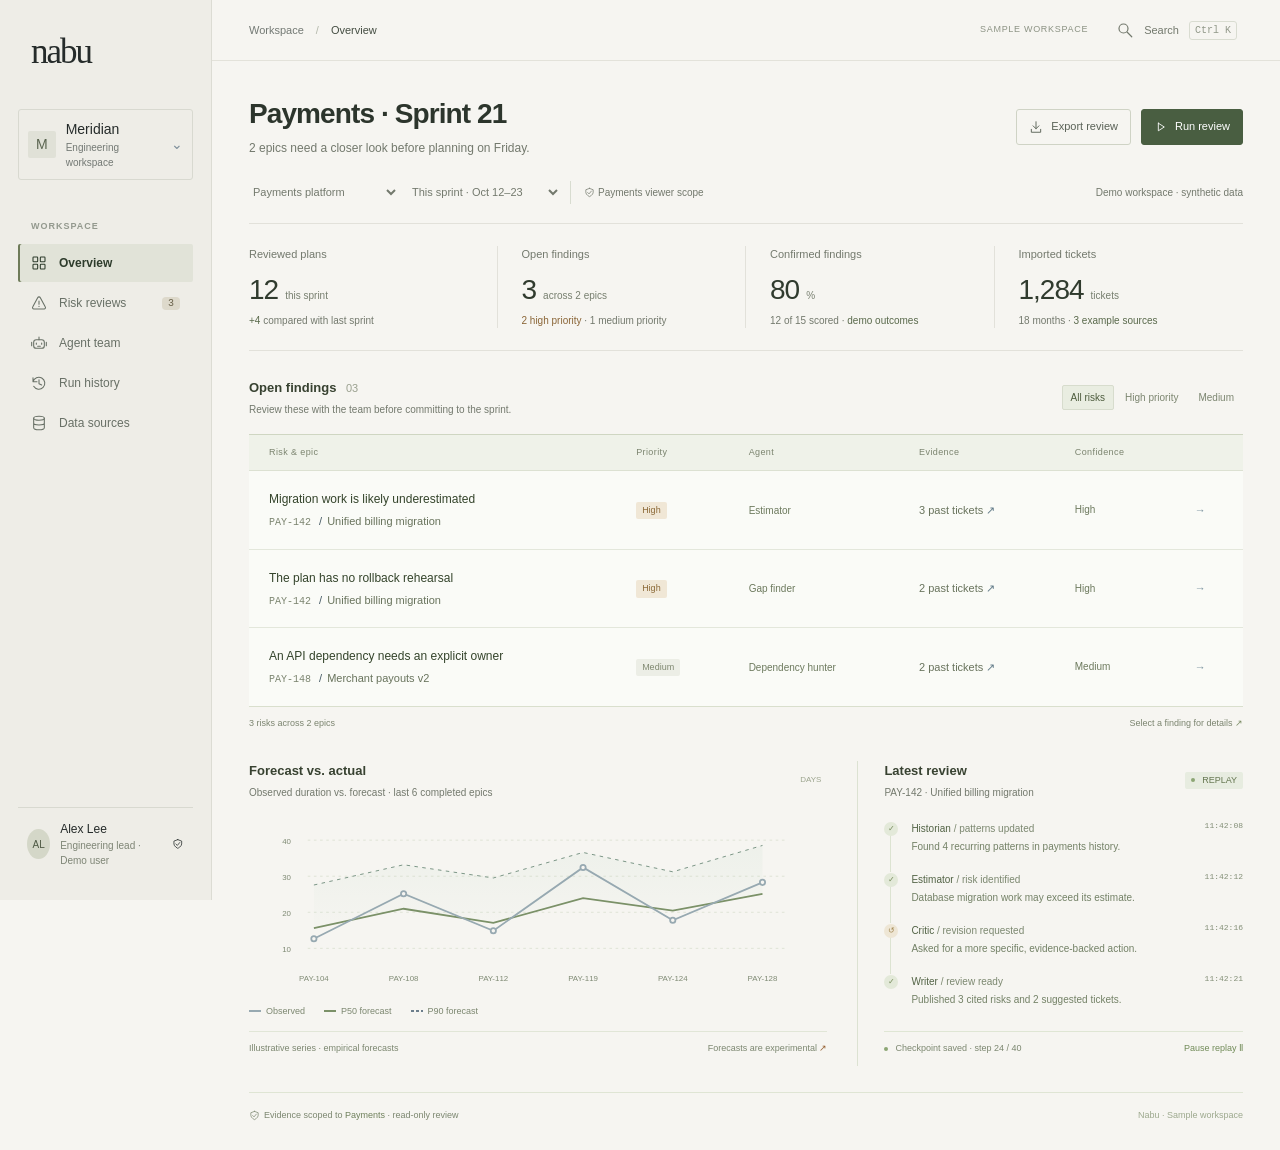
<file: frontend/mockup/index.html>
<!doctype html>
<html lang="en">
<head>
<meta charset="UTF-8"><meta name="viewport" content="width=device-width,initial-scale=1">
<meta name="description" content="Nabu — delivery intelligence, grounded in your team's history. Interactive dashboard concept.">
<title>Nabu · Delivery intelligence</title>
<style>
:root{--bg:#0c1117;--panel:#121920;--line:#25303a;--text:#edf2f5;--muted:#86949f;--mint:#a8efc4;--amber:#edbd78;--red:#f4978b;--blue:#8fbaef}*{box-sizing:border-box}body{margin:0;background:var(--bg);color:var(--text);font:14px/1.5 Inter,"Segoe UI",Arial,sans-serif}button,input,select{font:inherit}button,a,input,select{ -webkit-tap-highlight-color:transparent}button{cursor:pointer}button:focus-visible,a:focus-visible,select:focus-visible,input:focus-visible{outline:2px solid var(--mint);outline-offset:4px}button{color:inherit}a{color:inherit;text-decoration:none}button svg{pointer-events:none}svg{vertical-align:middle}.icon{width:18px;height:18px;fill:none;stroke:currentColor;stroke-width:1.6;stroke-linecap:round;stroke-linejoin:round}.sidebar{position:fixed;inset:0 auto 0 0;width:222px;border-right:1px solid var(--line);background:#0f151c;padding:30px 18px 20px;display:flex;flex-direction:column;z-index:10}.brand{display:flex;gap:10px;align-items:center;padding:0 10px;font-size:27px;font-weight:650;letter-spacing:-1.3px}.brand-mark{width:30px;height:32px;background:var(--mint);clip-path:polygon(0 0,34% 0,67% 48%,67% 0,100% 0,100% 100%,66% 100%,33% 52%,33% 100%,0 100%)}.workspace{border:1px solid var(--line);background:#161e27;border-radius:7px;display:flex;align-items:center;gap:10px;margin:34px 0 25px;padding:11px;width:100%;text-align:left}.workspace .avatar{background:#2b343d;border-radius:5px;padding:3px 8px;color:#dce5eb}.workspace small{display:block;color:var(--muted);font-size:10px}.navlabel{font-size:10px;letter-spacing:1.4px;color:#657581;margin:15px 13px 9px;font-weight:600}.nav{display:flex;align-items:center;gap:12px;width:100%;text-align:left;background:none;border:0;padding:11px 13px;margin:3px 0;border-radius:6px;color:#93a1ac;font-size:13px}.nav:hover{background:#19222c;color:white}.nav.active{background:#1e302c;color:var(--mint)}.count{margin-left:auto;background:#3b3329;color:var(--amber);border-radius:4px;font:10px ui-monospace,monospace;padding:1px 6px}.sidebottom{margin-top:auto}.side-note{padding:15px 12px;border:1px solid var(--line);border-radius:7px;font-size:11px;color:var(--muted);margin-bottom:20px}.dot{display:inline-block;width:6px;height:6px;background:var(--mint);border-radius:50%;margin-right:7px;box-shadow:0 0 9px #a8efc433}.user{display:flex;align-items:center;gap:10px;padding:12px 9px;border-top:1px solid var(--line);font-size:12px}.user .avatar{display:grid;place-items:center;width:30px;height:30px;border-radius:50%;background:#343942;color:#eee;font-size:10px}.user small{display:block;color:var(--muted);font-size:10px}.main{margin-left:222px}.topbar{height:73px;border-bottom:1px solid var(--line);display:flex;align-items:center;justify-content:space-between;padding:0 37px;color:var(--muted);font-size:12px}.crumb{display:flex;align-items:center;gap:12px}.crumb strong{color:#dce4ea;font-weight:450}.topright{display:flex;gap:22px;align-items:center}.demo{border:1px solid #3a454e;color:#a2adb6;font-size:9px;letter-spacing:1.3px;border-radius:4px;padding:4px 7px}.search-launch{border:0;background:none;color:var(--muted);display:flex;gap:10px;align-items:center}.search-launch kbd{font-size:10px;border:1px solid var(--line);padding:1px 5px;border-radius:3px}.content{max-width:1550px;padding:36px 37px 28px;margin:auto}.heading{display:flex;align-items:center;justify-content:space-between;gap:20px;margin-bottom:27px}.eyebrow{color:var(--mint);font-size:10px;letter-spacing:1.8px;font-weight:600;margin-bottom:7px}h1{font-size:29px;letter-spacing:-1px;line-height:1.25;font-weight:500;margin:0 0 9px}p{margin:0;color:var(--muted)}.subtitle{font-size:12px}.actions{display:flex;gap:10px}.btn{display:inline-flex;align-items:center;justify-content:center;gap:8px;border:1px solid #34404b;background:#172029;color:#d8e1e7;border-radius:6px;padding:9px 13px;font-size:11px;white-space:nowrap}.btn:hover{background:#22303c}.btn.primary{background:var(--mint);border-color:var(--mint);color:#10241a;font-weight:600}.btn.primary:hover{background:#c1f9d7}.btn.small{padding:6px 9px;font-size:10px}.scopebar{display:flex;justify-content:space-between;gap:15px;align-items:center;margin-bottom:23px;font-size:10px;color:var(--muted)}.scopegroup{display:flex;align-items:center;gap:9px}.scopegroup select{border:1px solid var(--line);border-radius:4px;background:#131d25;color:#b8c6d0;padding:5px 22px 5px 9px;font-size:10px}.scopepill{padding:4px 7px;border:1px solid #284036;border-radius:4px;color:#8db69f;font-size:10px}.metrics{display:grid;grid-template-columns:repeat(4,1fr);gap:15px;margin-bottom:23px}.metric{background:var(--panel);border:1px solid var(--line);border-radius:8px;padding:17px 19px;position:relative;overflow:hidden}.metric-top{display:flex;justify-content:space-between;align-items:center;color:#a5b1ba;font-size:11px}.metric-top svg{width:15px;color:#657b8c}.metric-value{font-size:29px;line-height:1.2;letter-spacing:-1px;margin:15px 0 12px;display:flex;align-items:baseline;gap:7px}.metric-value span{font-size:11px;color:var(--muted);letter-spacing:0}.metric-foot{font-size:10px;color:var(--muted)}.metric-foot b{color:var(--mint);font-weight:400}.metric-foot .warn{color:var(--amber)}.spark{position:absolute;right:18px;bottom:40px;width:70px;height:30px;opacity:.8}.grid{display:grid;grid-template-columns:minmax(0,1.65fr) minmax(300px,1fr);gap:20px;margin-bottom:22px}.panel{border:1px solid var(--line);background:var(--panel);border-radius:8px;overflow:hidden}.panelhead{display:flex;justify-content:space-between;align-items:center;padding:19px 21px 0;gap:10px}.paneltitle{font-size:12px;font-weight:550;letter-spacing:.1px}.sub{font-size:10px;color:var(--muted);margin-top:4px}.badge{display:inline-flex;align-items:center;border-radius:4px;padding:3px 7px;font-size:9px;letter-spacing:.3px;color:var(--mint);background:#203a2b}.badge.amber{background:#382d20;color:var(--amber)}.badge.red{background:#382725;color:var(--red)}.badge.gray{background:#26313b;color:#acbbc5}.chart{padding:8px 20px 0}.chart svg{width:100%;height:206px;display:block}.charttext{font:9px "Segoe UI",sans-serif;fill:#687c8b}.chartlegend{display:flex;gap:19px;font-size:9px;color:var(--muted);padding:2px 23px 16px}.legend-line{display:inline-block;width:12px;height:2px;margin-right:5px;vertical-align:middle;background:var(--mint)}.legend-line.blue{background:var(--blue)}.legend-line.dash{background:repeating-linear-gradient(90deg,#6c7e8c 0 3px,transparent 3px 5px)}.chartbottom{border-top:1px solid var(--line);padding:12px 20px;font-size:10px;display:flex;justify-content:space-between;color:var(--muted)}.chartbottom b{font-weight:400;color:#ced9e0}.activity{padding:15px 21px 8px}.event{position:relative;padding:0 0 16px 27px;font-size:10px}.event:before{content:"";position:absolute;left:6px;top:12px;bottom:0;width:1px;background:#2e3a43}.event:last-child:before{display:none}.event-point{position:absolute;left:0;top:1px;display:grid;place-items:center;width:14px;height:14px;border-radius:50%;background:#283a32;color:var(--mint);font-size:8px}.event-point.amber{background:#43382a;color:var(--amber)}.event-top{display:flex;justify-content:space-between;margin-bottom:3px;color:#dce5eb}.event-top time{color:#637784;font:9px ui-monospace,monospace}.event p{font-size:10px;line-height:1.6}.activity-footer{padding:11px 20px;border-top:1px solid var(--line);display:flex;justify-content:space-between;align-items:center;font-size:10px;color:var(--muted)}.textbutton{border:0;background:none;color:var(--mint);font-size:10px;padding:0}.riskshead{padding:18px 21px;display:flex;justify-content:space-between;align-items:center;gap:12px}.tabs{display:flex;gap:5px}.tab{font-size:10px;color:var(--muted);border:1px solid transparent;border-radius:4px;background:none;padding:5px 9px}.tab.active{background:#25313b;border-color:#384550;color:#e5edf2}.tablewrap{overflow:auto}table{width:100%;border-collapse:collapse;text-align:left;white-space:nowrap}th{font-size:9px;text-transform:uppercase;letter-spacing:.9px;color:#6b7f8d;font-weight:500;padding:10px 20px;background:#10171e;border-top:1px solid var(--line);border-bottom:1px solid var(--line)}td{padding:15px 20px;border-bottom:1px solid #202b34;font-size:10px;color:#acbdc9}tbody tr{cursor:pointer}tbody tr:hover{background:#19232c}tbody tr:last-child td{border-bottom:0}.risk-title{color:#e1e8ed;font-size:11px;margin-bottom:3px}.riskkey{font:9px ui-monospace,monospace;color:#728593}.pill{display:inline-flex;align-items:center;gap:5px;font-size:9px;border:1px solid #34454d;border-radius:4px;padding:3px 6px;color:#adbec9}.pill i{height:4px;width:4px;border-radius:50%;background:var(--mint)}.confidence{display:flex;align-items:center;gap:6px;color:#a5c5b0;font-size:9px}.bars{display:flex;gap:2px;height:9px;align-items:end}.bars i{display:block;width:3px;background:#a8efc4;border-radius:1px}.bars i:nth-child(1){height:4px}.bars i:nth-child(2){height:6px}.bars i:nth-child(3){height:9px}.confidence.medium .bars i:last-child{background:#354239}.tablefooter{padding:12px 20px;border-top:1px solid var(--line);display:flex;justify-content:space-between;color:#728593;font-size:9px}.bottomnote{display:flex;justify-content:space-between;gap:20px;margin:20px 0 0;color:#627584;font-size:9px}.bottomnote strong{font-weight:400;color:#98aa9f}.hidden{display:none!important}.pageintro{margin-bottom:25px}.agentgrid{display:grid;grid-template-columns:repeat(3,1fr);gap:18px}.agentcard{padding:22px}.agentavatar{width:36px;height:36px;display:grid;place-items:center;background:#243b30;border-radius:8px;color:var(--mint);margin-bottom:16px}.agentcard h3{margin:0 0 8px;font-weight:500;font-size:15px}.agentcard p{font-size:12px;min-height:55px}.agentcard footer{margin-top:22px;border-top:1px solid var(--line);padding-top:13px;font-size:10px;color:var(--muted);display:flex;justify-content:space-between}.sectionpanel{padding:24px;margin-bottom:18px}.sectionpanel h2{font-size:16px;font-weight:500;margin:0 0 12px}.sectionpanel p{font-size:12px}.statrow{display:flex;gap:35px;margin-top:25px}.statrow strong{display:block;font-size:24px;font-weight:450}.statrow span{font-size:10px;color:var(--muted)}.toast{position:fixed;bottom:25px;left:calc(50% + 80px);transform:translateX(-50%);background:#243d30;color:#d5fce4;border:1px solid #47705a;padding:12px 20px;font-size:12px;border-radius:7px;box-shadow:0 12px 40px #0007;z-index:100}.overlay{position:fixed;inset:0;background:#03070bad;backdrop-filter:blur(4px);z-index:40;display:flex;justify-content:flex-end}.drawer{width:480px;max-width:100%;height:100%;overflow-y:auto;background:#121b23;border-left:1px solid #3d4c58;padding:30px}.drawerhead{display:flex;justify-content:space-between;align-items:center;color:var(--muted);font-size:10px;margin-bottom:28px}.close{background:none;border:0;color:var(--muted);font-size:24px;padding:0 5px}.drawer h2{font-weight:500;font-size:24px;letter-spacing:-.5px;line-height:1.35;margin:15px 0}.drawer h3{font-size:11px;font-weight:550;letter-spacing:.6px;text-transform:uppercase;color:#adbeca;margin:27px 0 12px}.drawer p{font-size:12px;line-height:1.8}.evidence{border:1px solid var(--line);background:#18242d;padding:13px;border-radius:6px;margin:10px 0;font-size:11px}.evidence span{display:block;font:9px ui-monospace,monospace;color:var(--mint);margin-bottom:5px}.suggestion{padding:15px;background:#20372a;border:1px solid #365940;border-radius:6px;color:#bce7ca;font-size:12px;line-height:1.7}.drawer .actions{margin-top:25px}.searchmodal{margin:100px auto auto;width:550px;max-width:90vw;border:1px solid #3d4c58;border-radius:9px;background:#15202a;padding:20px}.searchmodal input{width:100%;background:#0e161d;color:white;border:1px solid var(--line);border-radius:5px;padding:12px}.searchresult{display:block;background:none;border:0;border-bottom:1px solid var(--line);text-align:left;padding:14px 5px;width:100%;font-size:12px}.searchresult small{display:block;color:var(--muted);margin-top:4px}.pulse{animation:pulse 2s infinite}@keyframes pulse{50%{opacity:.3}}@media(min-width:1600px){.content{padding-top:45px}.chart svg{height:240px}.activity{padding-top:22px}.event{padding-bottom:23px}}@media(max-width:1150px){.sidebar{width:190px}.main{margin-left:190px}.content{padding:27px 23px}.topbar{padding:0 23px}.grid{grid-template-columns:1.35fr 1fr}.metric{padding:15px}.spark{width:48px}.scopepill{display:none}td,th{padding-left:14px;padding-right:14px}.heading h1{font-size:25px}}@media(max-width:900px){.grid{grid-template-columns:1fr}.metrics{grid-template-columns:repeat(2,1fr)}.agentgrid{grid-template-columns:repeat(2,1fr)}.heading{align-items:flex-start}.actions{flex-wrap:wrap}.topright .demo{display:none}.chart svg{height:220px}}@media(max-width:650px){.sidebar{position:static;width:auto;padding:14px;border-right:0;border-bottom:1px solid var(--line)}.brand{font-size:23px}.brand-mark{height:24px;width:24px}.workspace,.navlabel,.sidebottom{display:none}.sidebar nav{display:flex;overflow:auto;margin-top:12px}.nav{width:auto;white-space:nowrap;padding:8px 10px;font-size:11px}.nav svg,.nav .count{display:none}.main{margin-left:0}.topbar{height:50px;padding:0 18px}.search-launch kbd{display:none}.content{padding:23px 16px}.heading{display:block}.heading .actions{margin-top:18px}.scopebar{display:block}.scopebar>span{display:block;margin-top:12px}.metrics{gap:10px}.metric-value{font-size:26px}.metric-foot{font-size:9px}.spark{width:44px;right:13px}.riskshead{align-items:flex-start;flex-direction:column}.agentgrid{grid-template-columns:1fr}.bottomnote{display:block}.bottomnote>span{display:block;margin-top:7px}.toast{left:50%;width:85%;text-align:center}.drawer{padding:22px}.statrow{gap:20px}.scopegroup{flex-wrap:wrap}.chartlegend{gap:12px;font-size:8px}}

/* A quieter workspace: document-like surfaces, restrained color, useful hierarchy. */
:root{--bg:#f6f5f1;--panel:#fff;--line:#e2e1da;--text:#252b2a;--muted:#737974;--mint:#476251;--amber:#976133;--red:#a34d42;--blue:#718995}
body{font-family:"Segoe UI",Arial,sans-serif;font-size:14px;background:var(--bg)}
.sidebar{background:#eeede7;width:212px;padding-top:26px;border-color:#dcdcd4}
.main{margin-left:212px}.brand{font-family:Georgia,serif;font-size:35px;letter-spacing:-2px;font-weight:400;padding-left:13px}.brand-mark,.brand>span:last-child{display:none}
.workspace{background:transparent;border-color:#d8d9d0;margin-top:30px;border-radius:3px;padding:9px}.workspace .avatar{background:#e0e1d7;color:#58634e;border-radius:2px}.workspace small{font-size:10px}.navlabel{font-size:9px;letter-spacing:1px;color:#93998e}.nav{font-size:12px;padding:10px 13px;color:#687066;border-radius:2px;margin:2px 0}.nav:hover{background:#e4e4da;color:#2b3529}.nav.active{background:#e1e3d8;color:#2e3c2c;font-weight:600;box-shadow:inset 2px 0 #6e7b59}.nav .icon{width:16px;height:16px}.count{background:#ddd9cb;color:#6a624b}.side-note{display:none}.user{border-color:#d8d9d0}.user .avatar{background:#d4d7c8;color:#4e5944}.user small{color:#7e8575}
.topbar{height:61px;background:var(--bg);border-bottom:1px solid #e3e2da;font-size:11px}.crumb strong{color:#454e43}.crumb span{color:#b4b8ab!important}.demo{background:transparent;border:none;color:#8b9283;font-size:9px;letter-spacing:.7px;padding:0}.search-launch{font-size:11px;color:#777f72}.search-launch kbd{border-color:#d9dcd1;color:#919889}
.content{max-width:1530px;display:flex;flex-direction:column;padding-top:35px;gap:0}.heading{order:0;margin-bottom:23px;align-items:center}.eyebrow{display:none}h1{font-size:28px;font-weight:600;letter-spacing:-.9px;color:#2c352c;margin-bottom:8px}.subtitle{font-size:12px;color:#7b8177}.btn{background:transparent;color:#5a6257;border-color:#cfd3c5;border-radius:3px;font-size:11px;padding:8px 12px}.btn:hover{background:#e9ebdf}.btn.primary{background:#495e41;border-color:#495e41;color:#fff;font-weight:500}.btn.primary:hover{background:#394d32}.btn svg{width:13px}.scopebar{order:1;border-bottom:1px solid var(--line);padding-bottom:19px;margin-bottom:0;color:#91978a;font-size:10px}.scopegroup select{border:0;background:transparent;color:#656f5c;padding-left:0;font-size:11px}.scopepill{border:none;border-left:1px solid #d8dcd0;padding-left:13px;border-radius:0;color:#7d8672}.scopebar>.scopegroup+span .dot{display:none}
#overviewPage{display:contents}.metrics{order:2;gap:0;margin:0 0 27px;border-bottom:1px solid var(--line);background:transparent}.metric{border:0;border-right:1px solid var(--line);border-radius:0;background:none;margin:22px 0;padding:0 24px}.metric:first-child{padding-left:0}.metric:last-child{border:0}.metric-top{font-size:11px;color:#747d6c}.metric-top svg,.spark{display:none}.metric-value{font-size:28px;letter-spacing:-1px;margin:10px 0 7px;color:#303b2e!important;font-weight:500}.metric-value span{font-weight:400;font-size:10px;color:#88917e}.metric-foot{font-size:10px;color:#979e8e}.metric-foot b{color:#78836a}.metric-foot .warn{color:#966e43}
#riskPanel{order:3;margin-bottom:31px;background:transparent;border:0;border-radius:0}.riskshead{padding:0 0 17px}.paneltitle{font-weight:600;font-size:13px;letter-spacing:0;color:#384231}.riskshead .paneltitle>span{font-size:11px!important;color:#9aA08f!important}.sub{font-size:10px;color:#969d8b;margin-top:4px}.tabs{gap:2px}.tab{font-size:10px;color:#7c8670;border-radius:2px;padding:4px 8px}.tab.active{border-color:#d7dccd;background:#e9ede1;color:#4d5c3d}.tablewrap{border-top:1px solid #cfd6c2;border-bottom:1px solid #d9dfcd;background:#fafbf7}th{background:#eff2e9;border-top:0;border-bottom:1px solid #dce1d2;color:#8a937e;font-size:9px;letter-spacing:.4px;text-transform:none;padding-top:11px;padding-bottom:11px}td{font-size:11px;border-bottom:1px solid #e3e7db;padding-top:19px;padding-bottom:19px;color:#7b876f}.risk-title{font-size:12px;font-weight:500;color:#34442b;margin-bottom:5px}.riskkey{color:#8a947d;font-size:10px}tbody tr:hover{background:#eef2e7}.badge{background:#e7ece0;color:#657650;border-radius:2px;padding:2px 6px;font-size:9px;letter-spacing:0}.badge.amber{background:#f0e7d6;color:#8b6937}.badge.gray{background:#eceee6;color:#7e876f}.badge.red{background:#f1e1da;color:#9a6652}.pill{border:0;background:none;color:#7e886f;padding:0;font-size:10px}.pill i,.bars{display:none}.confidence,.confidence.medium{font-size:10px;color:#7b876a}.tablefooter{border:0;padding:10px 0 0;font-size:9px;color:#9ca48e}.tablefooter span>span{color:#7c8d66!important}
.grid{order:4;grid-template-columns:minmax(0,1.5fr) minmax(300px,1fr);gap:30px;margin-bottom:0}.panel{border:1px solid #e0e4d7;border-radius:3px;background:#fbfcf8}.grid>.panel{border:0;background:transparent;border-radius:0}.grid>.panel:last-child{border-left:1px solid #dce2d2;padding-left:26px}.panelhead{padding:0}.panelhead .badge.gray{background:none;font-size:8px;color:#9ca48e}.chart{padding:12px 0 0}.chart svg{height:190px}.charttext{fill:#99a38b}.chart g[stroke]{stroke:#dce2d3}.chart path[stroke="#a8efc4"]{stroke:#7b9168}.chart path[stroke="#8fbaef"]{stroke:#97a9b1}.chart g[fill="#121920"]{fill:#f6f5f1;stroke:#97a9b1}.chart path[fill="url(#band)"]{opacity:.5}.chartlegend{padding:3px 0 13px;color:#909b81;font-size:9px}.legend-line{background:#7b9168}.legend-line.blue{background:#97a9b1}.chartbottom{padding:10px 0;border-color:#e1e6d7;font-size:9px;color:#9ba48f}.chartbottom b{color:#869177;font-size:9px;font-weight:400}.activity{padding:21px 0 6px}.event{padding-bottom:17px}.event-point{background:#e3e9d9;color:#7e9163}.event-point.amber{background:#eee6d5;color:#a38853}.event:before{background:#dce3d1}.event-top{color:#667654;font-size:10px}.event-top span span{color:#98a48c!important}.event-top time{color:#a1ab95;font-size:8px}.event p{font-size:10px;color:#8b987e}.activity-footer{padding:10px 0;border-color:#dfe6d4;font-size:9px;color:#96a489}.dot{background:#8ca674;box-shadow:none;width:4px;height:4px}.pulse{animation:none}.textbutton{color:#718b58;font-size:9px}.bottomnote{order:9;border-top:1px solid #dfe5d4;padding-top:16px;margin-top:26px;font-size:9px;color:#9da98e}.bottomnote strong{color:#859875}.bottomnote>span:last-child{color:#9da98e}.bottomnote>span:last-child span{display:none}
#agentsPage,#historyPage,#dataPage{order:2;margin-top:25px}.agentcard{background:#f9fbf4;border-radius:2px;padding:20px}.agentavatar{background:#e5edd9;color:#7d965c;border-radius:3px;width:30px;height:30px}.agentcard h3{color:#5b7141;font-size:13px}.agentcard p,.sectionpanel p{color:#8f9f7a}.agentcard footer{color:#91a17c;border-color:#dce6cc}.sectionpanel h2{color:#607a44}.statrow strong{color:#668244}.statrow span{color:#94a67e}
.overlay{background:#25301f55;backdrop-filter:blur(2px)}.drawer{background:#f9fbf4;border-color:#d4e1c3}.drawerhead{color:#96aa7f}.close{color:#7b945e}.drawer h2{color:#4e6b31}.drawer h3{font-size:10px;color:#89a066}.drawer p{color:#8aa16f}.evidence{background:#eff5e7;border-color:#dce8cf;border-radius:2px;color:#6b8b48}.evidence span{color:#89a66b}.suggestion{background:#e8f1db;border-color:#cfdfbb;border-radius:2px;color:#729451}.searchmodal{background:#f9fcf5;border-color:#d5e2c8}.searchmodal input{background:white;color:#4b6e2c;border-color:#d7e6c9}.searchresult{color:#64883e;border-color:#dfebd4}.searchresult small{color:#97af80}.toast{background:#e8f1dc;color:#678d3f;border-color:#c9deb1;border-radius:3px;box-shadow:0 8px 20px #354a1510}
@media(min-width:1600px){.content{padding-top:43px}.chart svg{height:210px}.event{padding-bottom:18px}.activity{padding-top:22px}}
@media(max-width:1150px){.sidebar{width:190px}.main{margin-left:190px}.content{padding:27px 23px}.grid{grid-template-columns:1.3fr 1fr;gap:20px}.grid>.panel:last-child{padding-left:20px}.metric{padding:0 15px}}
@media(max-width:900px){.grid{grid-template-columns:1fr}.grid>.panel:last-child{padding-left:0;border-left:0;border-top:1px solid var(--line);padding-top:23px}.metrics{grid-template-columns:repeat(2,1fr)}.metric:nth-child(2){border:0}.metric:nth-child(3){padding-left:0}.metric{margin:18px 0}.chart svg{height:220px}}
@media(max-width:650px){.sidebar{width:auto;padding:13px 16px;background:#eeede7}.main{margin-left:0}.brand{font-size:29px;padding-left:0}.nav{box-shadow:none!important}.nav.active{background:#e1e5d8}.content{padding:24px 16px}.heading h1{font-size:24px}.scopebar{padding-bottom:13px}.metrics{margin-bottom:20px}.metric{padding:0 10px}.metric-value{font-size:26px}.riskshead{gap:15px}.riskshead .sub{font-size:10px}.grid{gap:25px}.chartbottom{gap:15px}.scopegroup select{font-size:10px}.scopepill{display:none}}


/* Keep secondary information readable on the light surfaces. */
.subtitle,.sub,.metric-top,.metric-foot,.scopebar,.scopegroup select,.scopepill,.search-launch{color:#73796d}
.metric-foot b{color:#59694b}.metric-value span{color:#777f6f}.metric-foot .warn{color:#8a6537}
.riskkey,.tablefooter,th{color:#7b846f}td{color:#68735c}.risk-title{color:#34442b}.pill,.confidence,.confidence.medium{color:#6d7a5e}
.event-top{color:#526345}.event-top span span{color:#7c8870!important}.event p{color:#738166}.event-top time{color:#828e76}
.chartlegend,.chartbottom,.chartbottom b,.activity-footer,.bottomnote{color:#7c8770}.charttext{fill:#7f8a74}
.agentcard h3,.sectionpanel h2{color:#425c2d}.agentcard p,.sectionpanel p{color:#707e61}.agentcard footer{color:#7c896c}
.drawer h2{color:#354f24}.drawer h3{color:#6b7d5b}.drawer p{color:#687c55}.drawerhead{color:#7c8d6e}.evidence{color:#526c3c}.evidence span{color:#738b5c}.suggestion{color:#526f39}
.searchresult{color:#4f6d35}.searchresult small{color:#7d916c}.bottomnote strong{color:#6f805c}

</style>
</head>
<body>
<svg style="display:none" aria-hidden="true"><defs>
<symbol id="grid" viewBox="0 0 24 24"><rect x="3" y="3" width="7" height="7" rx="1"/><rect x="14" y="3" width="7" height="7" rx="1"/><rect x="3" y="14" width="7" height="7" rx="1"/><rect x="14" y="14" width="7" height="7" rx="1"/></symbol>
<symbol id="risk" viewBox="0 0 24 24"><path d="M10 4 2.5 18a2 2 0 0 0 1.7 3h15.6a2 2 0 0 0 1.7-3L14 4a2.3 2.3 0 0 0-4 0Z"/><path d="M12 9v5m0 3v.1"/></symbol>
<symbol id="agent" viewBox="0 0 24 24"><rect x="4" y="7" width="16" height="13" rx="4"/><path d="M12 3v4m-4 5v2m8-2v2m-6 3h4M1 11v5m22-5v5"/></symbol>
<symbol id="history" viewBox="0 0 24 24"><path d="M3 10a9 9 0 1 1 1 7M3 4v6h6m3-3v6l4 2"/></symbol>
<symbol id="data" viewBox="0 0 24 24"><ellipse cx="12" cy="5" rx="8" ry="3"/><path d="M4 5v14c0 4 16 4 16 0V5M4 12c0 4 16 4 16 0"/></symbol>
<symbol id="shield" viewBox="0 0 24 24"><path d="m12 3 8 3v6c0 5-8 9-8 9s-8-4-8-9V6l8-3Z"/><path d="m8 12 3 3 5-6"/></symbol>
<symbol id="search" viewBox="0 0 24 24"><circle cx="10" cy="10" r="6"/><path d="m15 15 6 6"/></symbol>
<symbol id="arrow" viewBox="0 0 24 24"><path d="M4 12h16m-6-6 6 6-6 6"/></symbol>
<symbol id="play" viewBox="0 0 24 24"><path d="m8 5 11 7-11 7V5Z"/></symbol>
<symbol id="download" viewBox="0 0 24 24"><path d="M12 3v12m-5-5 5 5 5-5M4 16v5h16v-5"/></symbol>
<symbol id="trend" viewBox="0 0 24 24"><path d="m3 18 6-6 4 3 8-10m-7 0h7v7"/></symbol>
</defs></svg>
<aside class="sidebar">
<a class="brand" href="#overview" aria-label="Nabu home"><span class="brand-mark"></span>nabu<span style="font-size:9px;letter-spacing:1px;color:#627783;align-self:end;margin-bottom:6px">BETA</span></a>
<button class="workspace" id="workspace"><span class="avatar">M</span><span>Meridian<small>Engineering workspace</small></span><span style="margin-left:auto;color:#7e8f9b">⌄</span></button>
<div class="navlabel">WORKSPACE</div>
<nav aria-label="Main navigation">
<button class="nav active" data-page="overview"><svg class="icon"><use href="#grid"/></svg>Overview</button>
<button class="nav" data-page="risks"><svg class="icon"><use href="#risk"/></svg>Risk reviews<span class="count">3</span></button>
<button class="nav" data-page="agents"><svg class="icon"><use href="#agent"/></svg>Agent team</button>
<button class="nav" data-page="history"><svg class="icon"><use href="#history"/></svg>Run history</button>
<button class="nav" data-page="data"><svg class="icon"><use href="#data"/></svg>Data sources</button>
</nav>
<div class="sidebottom"><div class="side-note"><div style="color:#becfc7;margin-bottom:6px"><span class="dot"></span>Payments scope</div>Reviews stay within the selected viewer scope.</div><div class="user"><span class="avatar">AL</span><span>Alex Lee<small>Engineering lead · Demo user</small></span><svg class="icon" style="margin-left:auto;width:15px"><use href="#shield"/></svg></div></div>
</aside>
<main class="main">
<header class="topbar"><div class="crumb">Workspace <span style="color:#40505c">/</span><strong id="breadcrumb">Overview</strong></div><div class="topright"><span class="demo">SAMPLE WORKSPACE</span><button class="search-launch" id="searchOpen"><svg class="icon"><use href="#search"/></svg><span>Search</span><kbd>Ctrl K</kbd></button></div></header>
<div class="content">
<div class="heading"><div><div class="eyebrow">SPRINT REVIEW</div><h1 id="pageTitle">Payments · Sprint 21</h1><p class="subtitle" id="pageSubtitle">2 epics need a closer look before planning on Friday.</p></div><div class="actions"><button class="btn" id="export"><svg class="icon" style="width:14px"><use href="#download"/></svg>Export review</button><button class="btn primary" id="review"><svg class="icon" style="width:13px"><use href="#play"/></svg><span>Run review</span></button></div></div>
<div class="scopebar"><div class="scopegroup"><select id="project" aria-label="Project"><option>Payments platform</option><option>Developer experience</option></select><select id="period" aria-label="Time period"><option>This sprint · Oct 12–23</option>Last sprint · Sep 28–Oct 9</option></select><span class="scopepill"><svg class="icon" style="width:11px;height:11px;margin-right:3px"><use href="#shield"/></svg>Payments viewer scope</span></div><span><span class="dot"></span><span id="syncStatus">Demo workspace · synthetic data</span></span></div>
<section id="overviewPage">
<div class="metrics">
<article class="metric"><div class="metric-top">Reviewed plans<svg class="icon"><use href="#grid"/></svg></div><div class="metric-value" id="planCount">12<span>this sprint</span></div><svg class="spark" viewBox="0 0 80 30" fill="none"><path d="m1 25 12-3 10 3 11-10 11 2 12-9 10 3 12-9" stroke="#a8efc4" stroke-width="1.5"/></svg><div class="metric-foot"><b>+4</b> compared with last sprint</div></article>
<article class="metric"><div class="metric-top">Open findings<svg class="icon"><use href="#risk"/></svg></div><div class="metric-value" style="color:var(--amber)">3<span>across 2 epics</span></div><div class="metric-foot"><span class="warn">2 high priority</span> · 1 medium priority</div></article>
<article class="metric"><div class="metric-top">Confirmed findings<svg class="icon"><use href="#trend"/></svg></div><div class="metric-value">80<span>%</span></div><svg class="spark" viewBox="0 0 80 30" fill="none"><path d="m1 25 12-9 10 4 11-8 11 3 12-9 10 3 12-5" stroke="#8fbaef" stroke-width="1.5"/></svg><div class="metric-foot">12 of 15 scored · <b>demo outcomes</b></div></article>
<article class="metric"><div class="metric-top">Imported tickets<svg class="icon"><use href="#data"/></svg></div><div class="metric-value">1,284<span>tickets</span></div><div class="metric-foot">18 months · <b>3 example sources</b></div></article>
</div>
<div class="grid">
<article class="panel"><div class="panelhead"><div><div class="paneltitle">Forecast vs. actual</div><div class="sub">Observed duration vs. forecast · last 6 completed epics</div></div><span class="badge gray">DAYS</span></div>
<div class="chart"><svg viewBox="0 0 600 216" role="img" aria-label="Illustrative delivery chart: observed and median forecast duration across six epics, with a P50 to P90 forecast band."><defs><linearGradient id="band" x1="0" y1="0" x2="0" y2="1"><stop stop-color="#89bc9b" stop-opacity=".15"/><stop offset="1" stop-color="#89bc9b" stop-opacity=".025"/></linearGradient></defs><g stroke="#25313a" stroke-dasharray="3 4"><path d="M38 32H580M38 73H580M38 114H580M38 155H580"/></g><g class="charttext"><text x="9" y="36">40</text><text x="9" y="77">30</text><text x="9" y="118">20</text><text x="9" y="159">10</text></g><path d="M45 83 147 60 249 75 351 46 453 68 555 38 555 93 453 112 351 98 249 126 147 110 45 132Z" fill="url(#band)"/><path d="m45 83 102-23 102 15 102-29 102 22 102-30" fill="none" stroke="#6b8978" stroke-dasharray="4 5"/><path d="m45 132 102-22 102 16 102-28 102 14 102-19" stroke="#a8efc4" fill="none" stroke-width="2"/><path d="m45 144 102-51 102 42 102-72 102 60 102-43" stroke="#8fbaef" fill="none" stroke-width="2"/><g fill="#121920" stroke="#8fbaef" stroke-width="2"><circle cx="45" cy="144" r="3"/><circle cx="147" cy="93" r="3"/><circle cx="249" cy="135" r="3"/><circle cx="351" cy="63" r="3"/><circle cx="453" cy="123" r="3"/><circle cx="555" cy="80" r="3"/></g><g class="charttext" text-anchor="middle"><text x="45" y="192">PAY-104</text><text x="147" y="192">PAY-108</text><text x="249" y="192">PAY-112</text><text x="351" y="192">PAY-119</text><text x="453" y="192">PAY-124</text><text x="555" y="192">PAY-128</text></g></svg></div><div class="chartlegend"><span><i class="legend-line blue"></i>Observed</span><span><i class="legend-line"></i>P50 forecast</span><span><i class="legend-line dash"></i>P90 forecast</span></div><div class="chartbottom"><span>Illustrative series · empirical forecasts</span><b>Forecasts are experimental <span style="color:var(--amber)">↗</span></b></div></article>
<article class="panel"><div class="panelhead"><div><div class="paneltitle">Latest review</div><div class="sub">PAY-142 · Unified billing migration</div></div><span class="badge" id="runBadge"><span class="dot pulse" style="width:4px;height:4px"></span>REPLAY</span></div><div class="activity" id="activity">
<div class="event"><span class="event-point">✓</span><div class="event-top"><span>Historian <span style="color:#607482">/ patterns updated</span></span><time>11:42:08</time></div><p>Found 4 recurring patterns in payments history.</p></div>
<div class="event"><span class="event-point">✓</span><div class="event-top"><span>Estimator <span style="color:#607482">/ risk identified</span></span><time>11:42:12</time></div><p>Database migration work may exceed its estimate.</p></div>
<div class="event"><span class="event-point amber">↺</span><div class="event-top"><span>Critic <span style="color:#607482">/ revision requested</span></span><time>11:42:16</time></div><p>Asked for a more specific, evidence-backed action.</p></div>
<div class="event"><span class="event-point">✓</span><div class="event-top"><span>Writer <span style="color:#607482">/ review ready</span></span><time>11:42:21</time></div><p>Published 3 cited risks and 2 suggested tickets.</p></div>
</div><div class="activity-footer"><span><span class="dot"></span>Checkpoint saved · step 24 / 40</span><button class="textbutton" id="pause">Pause replay Ⅱ</button></div></article>
</div>
</section>
<section id="riskPanel" class="panel"><div class="riskshead"><div><div class="paneltitle">Open findings <span style="color:#6e8391;font-weight:400;margin-left:6px">03</span></div><div class="sub">Review these with the team before committing to the sprint.</div></div><div class="tabs" role="group" aria-label="Risk priority"><button class="tab active" data-filter="all">All risks</button><button class="tab" data-filter="high">High priority</button><button class="tab" data-filter="medium">Medium</button></div></div><div class="tablewrap"><table><thead><tr><th>Risk & epic</th><th>Priority</th><th>Agent</th><th>Evidence</th><th>Confidence</th><th></th></tr></thead><tbody id="riskRows"></tbody></table></div><div class="tablefooter"><span id="riskCount">3 risks across 2 epics</span><span>Select a finding for details <span style="color:var(--mint)">↗</span></span></div></section>
<section id="agentsPage" class="hidden"><div class="agentgrid" id="agentCards"></div><div class="panel sectionpanel" style="margin-top:20px"><h2>Review sequence</h2><p>Planner → specialists → data quality → critic → writer. The critic may return a warning once for revision. Evidence and checkable predictions come from code; models phrase and assess them.</p></div></section>
<section id="historyPage" class="hidden"><article class="panel sectionpanel"><span class="badge">CHECKPOINT SAVED</span><h2 style="margin-top:16px">payments-oct15</h2><p>Example run · payments-oct15 · viewer scope: Payments</p><div class="statrow"><div><strong>24 / 40</strong><span>Workflow steps</span></div><div><strong>12</strong><span>Reviews published</span></div><div><strong>36 / 100</strong><span>Model request budget</span></div></div><div style="height:5px;border-radius:5px;background:#28343d;margin:25px 0"><div style="height:100%;width:60%;background:var(--mint);border-radius:5px"></div></div><p>Durable checkpoints preserve completed steps. The mock replay controls demonstrate the interface without starting a backend run.</p><button class="btn" style="margin-top:20px" id="resumeExample">Resume demo replay <span>→</span></button></article></section>
<section id="dataPage" class="hidden"><article class="panel sectionpanel"><span class="badge amber">DEMO CONNECTIONS</span><h2 style="margin-top:16px">Source connections</h2><p>These source cards show the intended product experience. No external accounts are connected.</p><div class="agentgrid" style="margin-top:25px"><div class="panel sectionpanel"><h2>Jira</h2><p>Example source</p><div class="statrow"><div><strong>946</strong><span>Tickets · Payments</span></div></div></div><div class="panel sectionpanel"><h2>GitHub Issues</h2><p>Example source</p><div class="statrow"><div><strong>248</strong><span>Tickets · Platform</span></div></div></div><div class="panel sectionpanel"><h2>Linear</h2><p>Example source</p><div class="statrow"><div><strong>90</strong><span>Tickets · Product</span></div></div></div></div><p>The current Nabu implementation uses a local SQLite store and a TAWOS import adapter. These connection examples are mockups.</p></article></section>
<footer class="bottomnote"><span><svg class="icon" style="width:11px;height:11px;margin-right:4px"><use href="#shield"/></svg>Evidence scoped to <strong>Payments</strong> · read-only review</span><span>Nabu · Sample workspace <span style="margin-left:9px;color:#8a9b91">DEMO DATA</span></span></footer>
</div></main>
<div id="riskOverlay" class="overlay hidden" role="dialog" aria-modal="true" aria-labelledby="drawerTitle"><div class="drawer"><div class="drawerhead"><span>RISK REVIEW / EVIDENCE DETAIL</span><button class="close" data-close aria-label="Close risk detail">×</button></div><div id="drawerContent"></div></div></div>
<div id="searchOverlay" class="overlay hidden" role="dialog" aria-modal="true" aria-label="Search risks"><div class="searchmodal"><div class="drawerhead" style="margin-bottom:12px"><span>SEARCH THIS WORKSPACE</span><button class="close" data-close aria-label="Close search">×</button></div><input id="searchInput" aria-label="Search risk reviews" placeholder="Search risks, epics, agents…"><div id="searchResults"></div></div></div>
<div id="toast" class="toast hidden" role="status"></div>
<script>
const risks=[{id:'PAY-142',title:'Migration work is likely underestimated',epic:'Unified billing migration',priority:'high',agent:'Estimator',confidence:'High',evidence:[['PAY-104','Ledger backfill migration','Comparable migration work took 2.1× its planned duration.'],['PAY-119','Subscription schema cutover','A staged migration and rollback plan were added after work began.'],['PAY-128','Invoice database migration','Backfill verification extended delivery by 6 days.']],claim:'Three comparable database changes took longer than their initial estimates. This plan includes similar migration work but no explicit allowance for backfill verification.',suggestion:'Add a backfill verification and rollback rehearsal ticket before scheduling the production cutover.'},{id:'PAY-142',title:'The plan has no rollback rehearsal',epic:'Unified billing migration',priority:'high',agent:'Gap finder',confidence:'High',evidence:[['PAY-119','Subscription schema cutover','Rollback rehearsal was added during implementation.'],['PAY-124','Payment method rollout','The final delivery plan included a rollback exercise.']],claim:'The current plan does not include a rollback exercise. Two comparable completed epics needed one before their final rollout.',suggestion:'Create a rollback rehearsal ticket with an owner and a clear recovery acceptance criterion.'},{id:'PAY-148',title:'An API dependency needs an explicit owner',epic:'Merchant payouts v2',priority:'medium',agent:'Dependency hunter',confidence:'Medium',evidence:[['PAY-108','Payout status webhook','The integration was delayed waiting for an API contract.'],['PAY-112','Merchant balance endpoint','An unresolved contract dependency blocked validation.']],claim:'Similar integration work was blocked on an API contract. Assign ownership and agree the contract before dependent validation starts.',suggestion:'Add an API contract review ticket and link it as a dependency of integration validation.'}];
let page='overview',filter='all',paused=false,lastFocus=null,selected=0,timer,toastTimer;
const $=s=>document.querySelector(s); const icon=n=>`<svg class="icon"><use href="#${n}"/></svg>`;
function notify(message){$('#toast').textContent=message;$('#toast').classList.remove('hidden');clearTimeout(toastTimer);toastTimer=setTimeout(()=>$('#toast').classList.add('hidden'),3500)}
function renderRisks(){const list=risks.map((r,i)=>({r,i})).filter(({r})=>filter==='all'||r.priority===filter);$('#riskRows').innerHTML=list.map(({r,i})=>`<tr tabindex="0" role="button" aria-label="Inspect ${r.title}" data-risk="${i}"><td><div class="risk-title">${r.title}</div><span class="riskkey">${r.id}</span> <span style="color:#455964;margin:0 5px">/</span>${r.epic}</td><td><span class="badge ${r.priority==='high'?'amber':'gray'}">${r.priority==='high'?'High':'Medium'}</span></td><td><span class="pill"><i></i>${r.agent}</span></td><td>${r.evidence.length} past tickets <span style="color:#617a88">↗</span></td><td><span class="confidence ${r.confidence==='Medium'?'medium':''}"><span class="bars"><i></i><i></i><i></i></span>${r.confidence}</span></td><td style="color:#7b939f">→</td></tr>`).join('');$('#riskCount').textContent=`${list.length} ${list.length===1?'risk':'risks'} across ${new Set(list.map(({r})=>r.id)).size} epics`;document.querySelectorAll('[data-risk]').forEach(row=>{row.onclick=()=>openRisk(+row.dataset.risk);row.onkeydown=e=>{if(e.key==='Enter'||e.key===' '){e.preventDefault();openRisk(+row.dataset.risk)}}})}
const titles={overview:['Payments · Sprint 21',"2 epics need a closer look before planning on Friday."],risks:['Open findings','Review findings and their supporting tickets.'],agents:['Review pipeline','The checks used in each plan review.'],history:['Run history','Completed steps and saved checkpoints.'],data:['Data sources','Ticket history available to the review pipeline.']};
function navigate(next){page=next;document.querySelectorAll('[data-page]').forEach(x=>x.classList.toggle('active',x.dataset.page===page));['overview','agents','history','data'].forEach(p=>$('#'+p+'Page').classList.toggle('hidden',p!==page));$('#riskPanel').classList.toggle('hidden',!['overview','risks'].includes(page));$('#pageTitle').textContent=titles[page][0];$('#pageSubtitle').textContent=titles[page][1];$('#breadcrumb').textContent={overview:'Overview',risks:'Risk reviews',agents:'Agent team',history:'Run history',data:'Data sources'}[page];history.replaceState(null,'','#'+page)}
document.querySelectorAll('[data-page]').forEach(x=>x.onclick=()=>navigate(x.dataset.page));document.querySelectorAll('[data-filter]').forEach(x=>x.onclick=()=>{filter=x.dataset.filter;document.querySelectorAll('[data-filter]').forEach(b=>b.classList.toggle('active',b===x));renderRisks()});
function openOverlay(id){lastFocus=document.activeElement;$(id).classList.remove('hidden');document.body.style.overflow='hidden';$(id).querySelector('input,button').focus()}
function closeOverlays(){document.querySelectorAll('.overlay').forEach(x=>x.classList.add('hidden'));document.body.style.overflow='';lastFocus?.focus()}
function openRisk(i){selected=i;const r=risks[i];$('#drawerContent').innerHTML=`<span class="badge ${r.priority==='high'?'amber':'gray'}">${r.priority.toUpperCase()} PRIORITY</span><h2 id="drawerTitle">${r.title}</h2><div class="riskkey">${r.id} / ${r.epic}</div><h3>Finding</h3><p>${r.claim}</p><h3>${r.evidence.length} supporting tickets</h3>${r.evidence.map(e=>`<div class="evidence"><span>${e[0]} · Payments scope</span>${e[1]}<p style="font-size:11px;margin-top:5px">${e[2]}</p></div>`).join('')}<h3>Suggested action</h3><div class="suggestion">${r.suggestion}</div><div class="actions"><button class="btn primary" id="copyTicket">Copy suggested ticket</button><button class="btn" id="downloadRisk">Export risk</button></div><p style="font-size:10px;margin-top:22px">Illustrative evidence for this product mockup. Confidence labels are heuristic, not probabilities. No tracker ticket will be created.</p>`;$('#copyTicket').onclick=async()=>{try{await navigator.clipboard.writeText(r.suggestion);notify('Suggested ticket copied.')}catch{notify('Clipboard unavailable. Select and copy the suggested ticket text.')}};$('#downloadRisk').onclick=()=>download(r,`${r.id}-risk.json`);openOverlay('#riskOverlay')}
document.querySelectorAll('[data-close]').forEach(b=>b.onclick=closeOverlays);document.querySelectorAll('.overlay').forEach(o=>o.onclick=e=>{if(e.target===o)closeOverlays()});
function search(){const term=$('#searchInput').value.toLowerCase();$('#searchResults').innerHTML=risks.map((r,i)=>({r,i})).filter(({r})=>(r.title+' '+r.epic+' '+r.id+' '+r.agent).toLowerCase().includes(term)).map(({r,i})=>`<button class="searchresult" data-result="${i}">${r.title}<small>${r.id} / ${r.agent}</small></button>`).join('')||'<p style="padding:20px 5px;font-size:12px">No matching reviews.</p>';document.querySelectorAll('[data-result]').forEach(b=>b.onclick=()=>{closeOverlays();openRisk(+b.dataset.result)})}
function openSearch(){openOverlay('#searchOverlay');$('#searchInput').focus();search()}$('#searchOpen').onclick=openSearch;$('#searchInput').oninput=search;
document.onkeydown=e=>{if(e.key==='Escape')closeOverlays();if((e.ctrlKey||e.metaKey)&&e.key==='k'){e.preventDefault();openSearch()}if(e.key==='Tab'){const overlay=[...document.querySelectorAll('.overlay')].find(x=>!x.classList.contains('hidden'));if(!overlay)return;const focusable=[...overlay.querySelectorAll('button,input,[tabindex="0"]')];const first=focusable[0],last=focusable.at(-1);if(e.shiftKey&&document.activeElement===first){e.preventDefault();last.focus()}else if(!e.shiftKey&&document.activeElement===last){e.preventDefault();first.focus()}}};
function download(data,filename){const blob=new Blob([JSON.stringify({mockup:true,data},null,2)],{type:'application/json'});const a=document.createElement('a');a.href=URL.createObjectURL(blob);a.download=filename;a.click();setTimeout(()=>URL.revokeObjectURL(a.href),1000);notify('Demo review exported.')}
$('#export').onclick=()=>download({workspace:'Meridian',scope:'Payments',risks},'nabu-demo-review.json');
function pauseReplay(){paused=!paused;$('#pause').textContent=paused?'Resume replay ▷':'Pause replay Ⅱ';$('#runBadge').innerHTML=paused?'PAUSED':'<span class="dot pulse" style="width:4px;height:4px"></span>REPLAY';notify(paused?'Demo replay paused. Checkpoint preserved.':'Demo replay resumed.')}$('#pause').onclick=pauseReplay;$('#resumeExample').onclick=()=>{if(paused)pauseReplay();navigate('overview');notify('Showing the example run at its saved checkpoint.')};
$('#review').onclick=()=>{if(timer)return;navigate('overview');$('#review').disabled=true;const label=$('#review span');label.textContent='Reviewing…';const stages=[['Planner','Routed 6 planned tickets to the review team.'],['Estimator','Checked estimates against comparable completed work.'],['Critic','Validated citations and requested a clearer recommendation.'],['Writer','Demo review ready: 3 risks and 2 suggested tickets.']];let step=0;timer=setInterval(()=>{const [name,message]=stages[step++];$('#syncStatus').textContent=`${name} · ${message}`;if(step===stages.length){clearInterval(timer);timer=null;label.textContent='Run review';$('#review').disabled=false;$('#syncStatus').textContent='Demo review complete · no model calls made';notify('Demo review complete. Select a risk to inspect the evidence.')}},800)};
$('#project').onchange=()=>notify('Project selector is illustrative; this mockup displays the Payments sample.');$('#period').onchange=()=>notify('Time selector is illustrative; metrics remain the current demo snapshot.');$('#workspace').onclick=()=>notify('Meridian is the example workspace for this mockup.');
const agents=[['Planner','Routes planned tickets to the right specialists.','Deterministic routing','grid'],['Historian','Finds recurring patterns in completed ticket history.','4 patterns available','history'],['Estimator','Checks delivery estimates against comparable work.','1 risk identified','trend'],['Dependency hunter','Looks for blockers and unresolved cross-ticket dependencies.','1 risk identified','data'],['Gap finder','Surfaces work categories the current plan may be missing.','1 risk identified','risk'],['Critic & writer','Challenge weak claims and publish the evidence-backed review.','Review ready','shield']];$('#agentCards').innerHTML=agents.map(([name,description,status,i])=>`<article class="panel agentcard"><div class="agentavatar">${icon(i)}</div><h3>${name}</h3><p>${description}</p><footer><span><span class="dot"></span>${status}</span><span>DEMO</span></footer></article>`).join('');
window.addEventListener('hashchange',()=>{const next=location.hash.slice(1);if(titles[next])navigate(next)});renderRisks();const hash=location.hash.slice(1);if(titles[hash])navigate(hash);
</script>
</body>
</html>
</file>
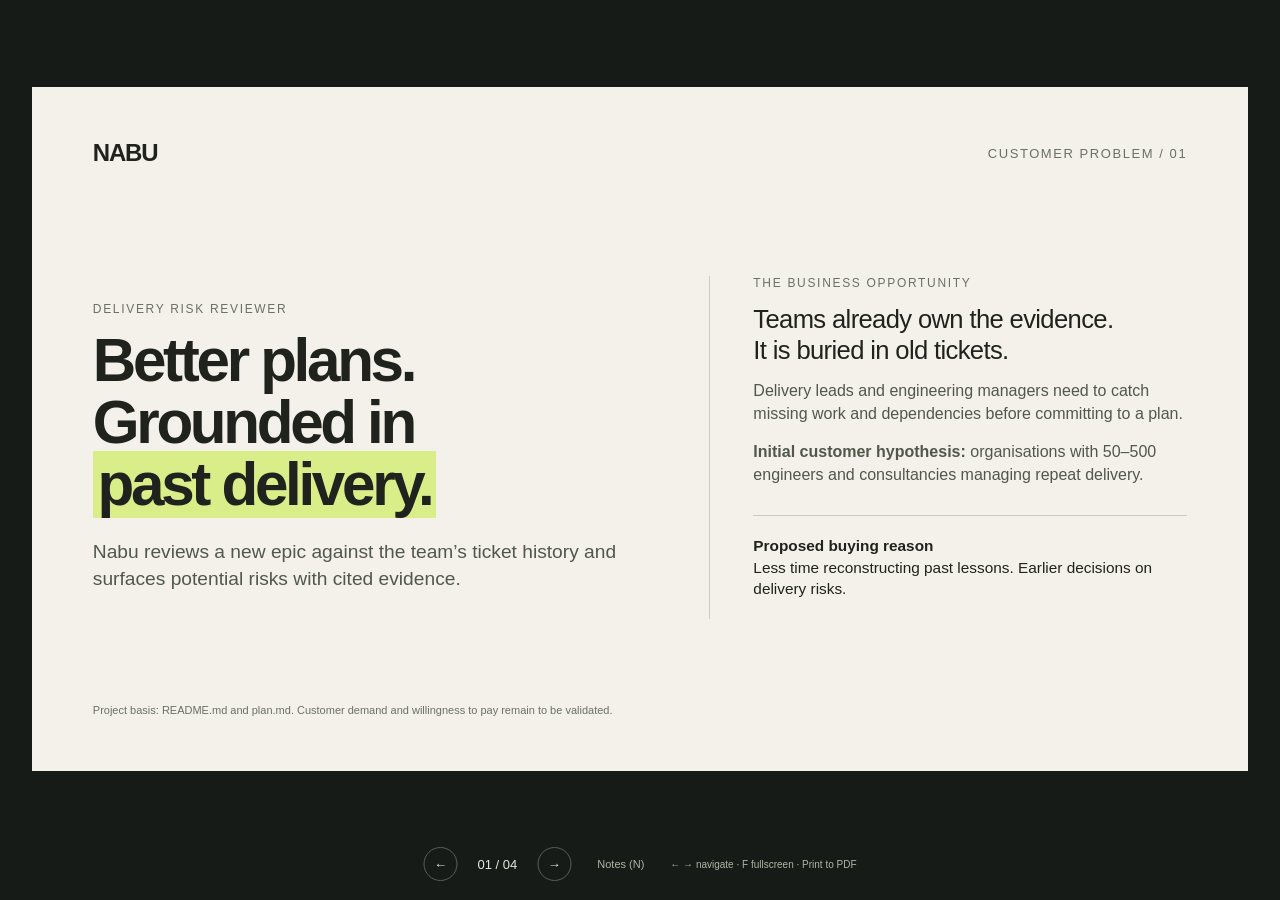
<file: frontend/pitch/index.html>
<!doctype html>
<html lang="en"><head><meta charset="utf-8"><meta name="viewport" content="width=device-width, initial-scale=1"><title>Nabu — Delivery Risk Review</title>
<style>
:root{--paper:#f3f1e9;--ink:#20221e;--muted:#6b7065;--lime:#d9ed89;--line:#c9cdc0}*{box-sizing:border-box}body{margin:0;background:#171b17;color:var(--ink);font-family:Arial,Helvetica,sans-serif}button{font:inherit}main{height:100dvh;display:grid;place-items:center;padding:32px 32px 74px}.slide{display:none;position:relative;width:min(100%,1420px);aspect-ratio:16/9;background:var(--paper);padding:4.3% 5%;overflow:hidden}.slide.active{display:flex;flex-direction:column}.top{display:flex;justify-content:space-between;align-items:center;font-size:13px;letter-spacing:.12em;text-transform:uppercase;margin-bottom:4%}.brand{font-size:24px;font-weight:800;letter-spacing:-.05em}.section{color:var(--muted)}h1,h2,h3,p{margin:0}h1{font-size:clamp(36px,4.7vw,72px);line-height:1.03;letter-spacing:-.055em;font-weight:600}h2{font-size:clamp(28px,3.4vw,51px);line-height:1.06;letter-spacing:-.045em;font-weight:500;max-width:90%}.lead{font-size:clamp(15px,1.5vw,23px);line-height:1.4;max-width:620px;color:#51584b;margin-top:23px}.body{flex:1;min-height:0}.split{display:grid;grid-template-columns:1.13fr 1fr;gap:7%;align-items:center;height:100%}.eyebrow{font-size:12px;text-transform:uppercase;letter-spacing:.14em;color:var(--muted);margin-bottom:14px}.opportunity{border-left:1px solid var(--line);padding-left:9%}.opportunity h3{font-size:clamp(20px,2vw,30px);font-weight:500;line-height:1.2;letter-spacing:-.025em}.opportunity p{font-size:clamp(13px,1.25vw,19px);line-height:1.45;margin-top:14px;color:#51584b}.statement{margin-top:29px;padding:19px 0;border-top:1px solid var(--line);font-size:clamp(13px,1.2vw,18px);line-height:1.4}.highlight{background:var(--lime);padding:0 .08em}.foot{font-size:11px;color:var(--muted);margin-top:auto;padding-top:20px;line-height:1.4}.flow{display:grid;grid-template-columns:repeat(4,1fr);gap:0;margin-top:38px;border-top:1px solid var(--ink);border-bottom:1px solid var(--line)}.step{padding:21px 20px 24px 0;position:relative}.step+.step{border-left:1px solid var(--line);padding-left:23px}.num{font-size:12px;color:#67794b;margin-bottom:17px}.step h3{font-size:clamp(17px,1.8vw,26px);font-weight:500;line-height:1.12;letter-spacing:-.025em}.step p{font-size:clamp(12px,1.13vw,17px);line-height:1.4;margin-top:12px;color:#51584b}.arch-bottom{display:grid;grid-template-columns:1fr 1fr;gap:5%;margin-top:24px}.arch-bottom p{font-size:clamp(12px,1.12vw,17px);line-height:1.4}.label{display:block;font-size:11px;letter-spacing:.12em;text-transform:uppercase;color:var(--muted);margin-bottom:8px}.finance{display:grid;grid-template-columns:1fr 1.12fr;gap:7%;margin-top:27px}.price{font-size:clamp(44px,5vw,73px);letter-spacing:-.065em;line-height:1.1}.price small{font-size:18px;letter-spacing:-.02em;font-weight:400}.finance p{font-size:clamp(12px,1.16vw,18px);line-height:1.4;color:#51584b;margin-top:13px}.metrics{width:100%;border-collapse:collapse;font-size:clamp(13px,1.25vw,19px)}.metrics td{border-bottom:1px solid var(--line);padding:12px 0}.metrics td:last-child{text-align:right;font-weight:600}.metrics .total td{border-bottom:0;background:var(--lime);padding:15px 9px}.math{margin-top:17px;font-size:clamp(13px,1.18vw,18px);line-height:1.5}.roadmap{margin-top:32px;display:grid;grid-template-columns:repeat(3,1fr);gap:30px}.phase{border-top:2px solid var(--ink);padding-top:16px}.phase .eyebrow{margin-bottom:15px}.phase h3{font-size:clamp(19px,1.9vw,29px);letter-spacing:-.025em;font-weight:500}.phase p{font-size:clamp(12px,1.14vw,17px);line-height:1.45;color:#51584b;margin-top:13px}.gate{margin-top:24px;padding:17px 20px;background:var(--lime);font-size:clamp(13px,1.25vw,19px);line-height:1.4}.controls{position:fixed;bottom:19px;left:50%;transform:translateX(-50%);display:flex;align-items:center;gap:20px;color:#e5e8dc;font-size:13px}.controls button{background:transparent;color:inherit;border:1px solid #596151;border-radius:50%;width:34px;height:34px;cursor:pointer}.controls button:hover{background:#3b4433}.controls .hint{color:#aeb6a4;margin-left:10px;font-size:11px}button:focus-visible{outline:3px solid var(--lime);outline-offset:4px}@media(max-width:760px){main{padding:12px 12px 65px;min-height:100dvh;height:auto}.slide{aspect-ratio:auto;min-height:calc(100dvh - 85px);padding:28px}.top{margin-bottom:32px}.split,.finance{grid-template-columns:1fr;gap:24px}.opportunity{border-left:0;border-top:1px solid var(--line);padding:22px 0 0}.flow{grid-template-columns:1fr 1fr;margin-top:24px}.step+.step{padding-left:14px}.step:nth-child(3){border-left:0;padding-left:0}.arch-bottom{grid-template-columns:1fr;gap:15px}.roadmap{grid-template-columns:1fr;gap:20px}.lead{font-size:17px}.foot{padding-top:22px}.controls .hint{display:none}}@media print{@page{size:landscape;margin:0}body{background:white}main{display:block;height:auto;padding:0}.slide,.slide.active{display:flex;width:100vw;height:100vh;aspect-ratio:auto;break-after:page;padding:40px 55px;print-color-adjust:exact;-webkit-print-color-adjust:exact}.slide:last-child{break-after:auto}.controls{display:none}h1{font-size:58px}h2{font-size:42px}}
.architecture-slide .top{margin-bottom:2%}.architecture-slide h2{font-size:clamp(26px,2.8vw,43px)}.architecture-diagram{flex:1;min-height:0;display:flex;align-items:center;margin-top:12px}.architecture-diagram svg{display:block;width:100%;max-height:100%}.architecture-slide .foot{font-size:10px;padding-top:8px}@media(max-width:760px){.architecture-diagram{overflow:auto;min-height:330px}.architecture-diagram svg{min-width:850px}.architecture-slide .foot{margin-top:15px}}

.new-slide .top{margin-bottom:2.3%}.new-slide h2{font-size:clamp(27px,3.15vw,48px)}
.evidence-layout{display:grid;grid-template-columns:1.08fr 1fr;gap:6%;margin-top:26px;flex:1;min-height:0}.report-extract{border-left:3px solid #849451;padding-left:22px}.evidence-layout h3{font-size:clamp(18px,1.8vw,27px);font-weight:500;line-height:1.2;letter-spacing:-.02em}.review-meta{font-size:12px;color:var(--muted);margin-top:9px}.evidence-layout p{font-size:clamp(13px,1.22vw,18px);line-height:1.45;color:#51584b;margin-top:12px}.evidence-layout .quote{font-size:clamp(17px,1.7vw,25px);color:var(--ink);margin-top:22px}.citation-line,.action-line{font-size:clamp(12px,1.15vw,17px);line-height:1.45;margin-top:17px}.citation-line{color:#656e59}.action-line{padding-top:13px;border-top:1px solid var(--line)}.actual-stat{display:flex;align-items:center;gap:18px;border-top:1px solid var(--line);margin-top:24px;padding-top:18px}.actual-stat strong{font-size:clamp(33px,3.3vw,51px);font-weight:500;letter-spacing:-.06em;white-space:nowrap}.actual-stat span{max-width:200px;font-size:clamp(12px,1.1vw,16px);line-height:1.4;color:#626b56}.deck-link{display:inline-block;color:#4f6533;margin-top:23px;text-underline-offset:4px;font-size:14px}
.demo-layout{display:grid;grid-template-columns:1.6fr 1fr;gap:5%;margin-top:24px;flex:1;min-height:0}.demo-toolbar{display:flex;justify-content:space-between;align-items:center;border-bottom:1px solid var(--line);padding-bottom:12px;gap:12px;font-size:12px;color:#5d6554}.deck-button{background:#263328;color:#f3f1e9;border:0;border-radius:3px;padding:8px 11px;font-size:12px;cursor:pointer}.deck-button:disabled{opacity:.6;cursor:default}.recorded-log{margin:0;padding:0;list-style:none}.recorded-log li{display:grid;grid-template-columns:34px 85px 1fr;gap:8px;padding:11px 0;border-bottom:1px solid #d8dbd0;font-size:clamp(11px,1.03vw,15px);line-height:1.35}.log-seq{font:11px monospace;color:#828a75}.log-agent{font-weight:600;color:#566940}.log-message{color:#51584b}.log-pending{opacity:.22}.playback-status{font-size:11px;color:var(--muted);margin-top:12px}.demo-explain h3{font-size:clamp(19px,1.8vw,27px);font-weight:500;letter-spacing:-.02em}.demo-explain p{font-size:clamp(13px,1.2vw,18px);line-height:1.45;color:#51584b;margin-top:13px}.checkpoint{margin-top:24px;padding-top:17px;border-top:1px solid var(--line);font-size:14px}.checkpoint p{font-family:monospace;font-size:13px}.checkpoint span{display:block;color:var(--muted);font-size:11px;margin-top:6px}.demo-explain .demo-disclosure{font-size:12px;margin-top:22px}.demo-disclosure a{color:#526b32}
.responsibility{display:grid;grid-template-columns:repeat(3,1fr);gap:32px;margin-top:32px}.responsibility>div{border-top:2px solid var(--ink);padding-top:20px}.responsibility h3{font-size:clamp(18px,1.8vw,27px);font-weight:500;letter-spacing:-.025em}.responsibility p{font-size:clamp(13px,1.22vw,18px);line-height:1.48;color:#51584b;margin-top:15px}.safety-boundary{display:flex;gap:28px;margin-top:29px;padding:18px 0;border-top:1px solid var(--line);font-size:clamp(12px,1.16vw,17px);line-height:1.45}.safety-boundary strong{flex:0 0 25%}.safety-boundary span{color:#51584b}.controls a{color:inherit;font-size:11px;text-decoration:none}.notes-button{width:auto!important;border:0!important;border-radius:0!important;font-size:11px;color:#aeb6a4!important}.speaker-notes{position:fixed;z-index:20;right:20px;bottom:75px;width:420px;max-width:90vw;max-height:60vh;overflow:auto;padding:22px;background:#fffdf3;border:1px solid #b8c0a6;box-shadow:0 14px 45px #0006;color:#363e2c;font-size:14px;line-height:1.6}.speaker-notes[hidden]{display:none}.speaker-notes h3{font-size:16px;margin-bottom:12px}.speaker-notes p{margin:10px 0}.speaker-notes button{float:right;border:0;background:transparent;font-size:20px;cursor:pointer}.controls .hint{font-size:10px;margin-left:0}a:focus-visible{outline:3px solid #81934b;outline-offset:3px}
@media(max-width:760px){.evidence-layout,.demo-layout{grid-template-columns:1fr;gap:25px}.responsibility{grid-template-columns:1fr;gap:22px}.new-slide .top{margin-bottom:26px}.evidence-layout,.demo-layout{margin-top:25px}.recorded-log li{grid-template-columns:30px 80px 1fr;font-size:12px}.safety-boundary{flex-direction:column;gap:10px}.controls{gap:14px}.speaker-notes{right:5vw;bottom:65px}}
@media print{.speaker-notes{display:none}.log-pending{opacity:1}.deck-button{display:none}.new-slide h2{font-size:40px}.evidence-layout p,.responsibility p,.demo-explain p{font-size:17px}.recorded-log li{font-size:14px}}


.evidence-layout .quote{margin-top:15px}.citation-line{margin-top:12px}.action-line{margin-top:12px;padding-top:10px}.review-meta{font-size:11px}.recorded-log{max-height:205px;overflow-y:auto;padding-right:8px}.recorded-log li{padding:8px 0}.demo-slide .top{margin-bottom:1.6%}.demo-slide h2{font-size:clamp(27px,2.9vw,44px)}
@media(max-width:760px){.recorded-log{max-height:none}.evidence-layout{margin-bottom:20px}}
@media print{.recorded-log{max-height:none;overflow:visible}}


/* Diagram text uses normal document flow; no labels or connectors overlap. */
.architecture-simple .top,.agent-patterns .top{margin-bottom:3%}.architecture-simple h2{max-width:100%}
.simple-flow{list-style:none;display:grid;grid-template-columns:repeat(4,minmax(0,1fr));gap:32px;margin:40px 0 0;padding:0;flex:1;align-content:center;min-height:0}
.simple-flow li{position:relative;border-top:2px solid #849451;padding-top:17px}
.simple-flow li:not(:last-child)::after{content:'→';position:absolute;right:-24px;top:53px;font-size:21px;color:#8a917c}
.flow-number{font-size:12px;color:#798665;margin-bottom:20px}.simple-flow h3{font-size:clamp(20px,2vw,30px);font-weight:500;letter-spacing:-.03em;line-height:1.2}
.simple-flow p{font-size:clamp(14px,1.35vw,20px);line-height:1.45;color:#4e5845;margin-top:16px}.simple-flow li>span{display:block;font-size:clamp(11px,1.03vw,15px);line-height:1.45;color:#818a74;margin-top:17px}
.simple-feedback{display:grid;grid-template-columns:145px 1fr;align-items:baseline;gap:20px;border-top:1px solid var(--line);padding:20px 0 6px;margin-top:26px;font-size:clamp(13px,1.2vw,18px);line-height:1.5}.simple-feedback p{color:#5c6652}
.pattern-list{display:grid;grid-template-columns:1fr 1fr;gap:25px 45px;margin-top:28px}.pattern-list>div{display:grid;grid-template-columns:25px 1fr 1.2fr;column-gap:12px;align-items:start;border-top:1px solid #bfc7b1;padding-top:15px}
.pattern-index{font-size:11px;color:#81906a;padding-top:3px}.pattern-list h3{font-size:clamp(16px,1.6vw,23px);font-weight:500;line-height:1.25;letter-spacing:-.02em}.pattern-list p{font-size:clamp(12px,1.12vw,16px);line-height:1.5;color:#5b6650}
.implementation-note{display:grid;grid-template-columns:125px 1fr;gap:24px;margin-top:27px;padding-top:16px;border-top:1px solid var(--line);font-size:clamp(12px,1.15vw,17px);line-height:1.5}.implementation-note p{color:#5c6652}
.slide>.foot{flex-shrink:0}.slide>.top{flex-shrink:0}.slide h2{flex-shrink:0}
@media(max-width:1000px) and (min-width:761px){.simple-flow{gap:24px;margin-top:25px}.simple-flow li:not(:last-child)::after{right:-20px}.flow-number{margin-bottom:14px}.simple-feedback{margin-top:20px;padding-top:15px}.pattern-list{gap:18px 25px;margin-top:20px}.pattern-list>div{grid-template-columns:20px 1fr;gap:8px}.pattern-list p{grid-column:2}.implementation-note{margin-top:18px}.agent-patterns .foot{font-size:10px}}
@media(max-width:760px){.simple-flow{grid-template-columns:1fr 1fr;gap:25px;margin-top:25px}.simple-flow li:not(:last-child)::after{display:none}.simple-flow h3{font-size:22px}.simple-flow p{font-size:16px}.simple-feedback{grid-template-columns:1fr;gap:7px}.pattern-list{grid-template-columns:1fr;gap:20px}.pattern-list>div{grid-template-columns:25px 1fr;gap:8px}.pattern-list p{grid-column:2;font-size:14px}.pattern-list h3{font-size:19px}.pattern-list h3 br{display:none}.implementation-note{grid-template-columns:1fr;gap:8px}.architecture-simple .top,.agent-patterns .top{margin-bottom:25px}}


.event-patterns .top{margin-bottom:2.5%}.event-patterns h2{font-size:clamp(28px,3.3vw,49px)}
.event-mapping{margin-top:27px;border-top:1px solid #aab599;display:flex;flex-direction:column;flex:1;justify-content:center;min-height:0}
.event-mapping>div{display:grid;grid-template-columns:30px 220px 1fr;gap:18px;align-items:baseline;padding:14px 0;border-bottom:1px solid #d3d8c9}
.event-mapping>div>span{font-size:11px;color:#81916b}.event-mapping h3{font-size:clamp(16px,1.6vw,23px);font-weight:500;letter-spacing:-.025em;line-height:1.2}
.event-mapping p{font-size:clamp(13px,1.18vw,18px);color:#5c6751;line-height:1.4}.event-patterns .foot{font-size:10px;padding-top:17px}
@media(max-width:1050px) and (min-width:761px){.event-mapping>div{grid-template-columns:23px 165px 1fr;gap:12px;padding:11px 0}.event-mapping{margin-top:20px}.event-patterns h2{font-size:32px}}
@media(max-width:760px){.event-mapping>div{grid-template-columns:25px 1fr;gap:8px;padding:17px 0}.event-mapping p{grid-column:2;font-size:15px}.event-mapping h3{font-size:19px}.event-patterns .top{margin-bottom:27px}.event-patterns .foot{font-size:11px}}

</style></head><body><main aria-label="Nabu presentation">
<section class="slide active" aria-label="1. Project opportunity"><div class="top"><span class="brand">nabu</span><span class="section">Customer problem / 01</span></div><div class="body split"><div><div class="eyebrow">Delivery risk reviewer</div><h1>Better plans.<br>Grounded in<br><span class="highlight">past delivery.</span></h1><p class="lead">Nabu reviews a new epic against the team’s ticket history and surfaces potential risks with cited evidence.</p></div><div class="opportunity"><div class="eyebrow">The business opportunity</div><h3>Teams already own the evidence.<br>It is buried in old tickets.</h3><p>Delivery leads and engineering managers need to catch missing work and dependencies before committing to a plan.</p><p><strong>Initial customer hypothesis:</strong> organisations with 50–500 engineers and consultancies managing repeat delivery.</p><div class="statement"><strong>Proposed buying reason</strong><br>Less time reconstructing past lessons. Earlier decisions on delivery risks.</div></div></div><div class="foot">Project basis: README.md and plan.md. Customer demand and willingness to pay remain to be validated.</div></section>
<section class="slide architecture-simple" aria-label="2. Review architecture">
<div class="top"><span class="brand">nabu</span><span class="section">How it works / 02</span></div>
<h2>How Nabu reviews a plan</h2>
<ol class="simple-flow" aria-label="Review workflow">
<li><div class="flow-number">01</div><h3>History</h3><p>The historian finds patterns in past tickets.</p><span>Scoped to the team and review date</span></li>
<li><div class="flow-number">02</div><h3>Specialists</h3><p>Check estimates, dependencies and missing work.</p><span>The planner routes the new plan</span></li>
<li><div class="flow-number">03</div><h3>Critic</h3><p>Challenge claims and check their citations.</p><span>Accept, revise once, or drop</span></li>
<li><div class="flow-number">04</div><h3>Review</h3><p>Publish risks and suggested tickets.</p><span>The delivery lead decides what changes</span></li>
</ol>
<div class="simple-feedback"><strong>After delivery</strong><p>The scorekeeper checks the warnings and updates pattern weights for the next review.</p></div>
<div class="foot">Python supplies evidence and predictions. Optional Claude calls phrase and critique them. Forecasts are historical estimates, not delivery guarantees.</div>
</section>
<section class="slide event-patterns" aria-label="3. Build run and evaluate">
<div class="top"><span class="brand">nabu</span><span class="section">Agent design / 03</span></div>
<h2>Build it. Let it run.<br>Prove it worked.</h2>
<div class="event-mapping" role="list" aria-label="Event guidance applied to Nabu">
<div role="listitem"><span>01</span><h3>Build the agent</h3><p>Python orchestrates specialists and a critic through the Claude Messages API.</p></div>
<div role="listitem"><span>02</span><h3>Define the finish line</h3><p>A saved review with actionable findings. Every warning needs at least two known, in-scope citations.</p></div>
<div role="listitem"><span>03</span><h3>Let it run safely</h3><p>Saved checkpoints, request and step limits, one retry, then deterministic fallback.</p></div>
<div role="listitem"><span>04</span><h3>Build the evaluation</h3><p>Score warnings against outcomes. Compare forecast error and coverage with a historical baseline.</p></div>
<div role="listitem"><span>05</span><h3>Improve the next run</h3><p>Hits and misses adjust pattern weights. Next: test prompt changes on held-out cases and revert regressions.</p></div>
</div>
<div class="foot">Adapted from the supplied event slide. Implemented: custom Python workflow, durable state, outcome scoring and baseline evaluation. Managed Agents, /goal and automated prompt hill climbing are not currently integrated. Plan changes stay with the delivery lead.</div>
</section>
<section class="slide" aria-label="4. Business viability"><div class="top"><span class="brand">nabu</span><span class="section">Business viability / 04</span></div><h2>A subscription model with<br>measurable delivery costs</h2><div class="finance"><div><div class="eyebrow">Proposed company subscription</div><div class="price">£750<small> / month</small></div><p>Illustrative offer for one delivery organisation with a defined review allowance. Charge separately for onboarding and unusually high usage.</p><p><strong>Value to test:</strong> at an assumed £75 per staff hour, 10 hours saved per month equals the subscription price.</p><div class="math"><strong>Operating break-even: 40 customers</strong><br>£24,000 fixed monthly costs ÷ £600 contribution.</div></div><div><div class="eyebrow">Illustrative monthly economics per customer</div><table class="metrics"><tbody><tr><td>Subscription revenue</td><td>£750</td></tr><tr><td>Model calls & infrastructure</td><td>£100</td></tr><tr><td>Support delivery allowance</td><td>£50</td></tr><tr class="total"><td>Gross contribution</td><td>£600 / 80%</td></tr></tbody></table><p>At 50 customers: £37,500 revenue, £30,000 gross contribution and £6,000 operating surplus per month under these assumptions.</p><p>Adoption, sales costs and support intensity determine whether these margins hold.</p></div></div><div class="foot">Planning scenario only. All prices, costs and savings are assumptions, not actual results. Fixed costs include assumed payroll, product development and sales/admin. Excludes tax, financing and one-off setup costs.</div></section>
</main><nav class="controls" aria-label="Slide navigation"><button id="prev" aria-label="Previous slide">←</button><span id="counter" aria-live="polite">01 / 04</span><button id="next" aria-label="Next slide">→</button><button id="notesToggle" class="notes-button" aria-expanded="false">Notes (N)</button><span class="hint">← → navigate · F fullscreen · Print to PDF</span></nav><aside id="speakerNotes" class="speaker-notes" aria-label="Presenter notes" hidden><button id="notesClose" aria-label="Close presenter notes">×</button><h3 id="notesTitle"></h3><p id="notesText"></p></aside>
<script>

const slides=[...document.querySelectorAll('.slide')];
const notes=[{"title": "01 · Customer problem · 25 seconds", "text": "The buyer is an engineering manager or delivery lead preparing an epic. Lessons about overruns and missing work are scattered across old tickets. Nabu turns that history into specific risks and suggested tickets before a team commits. Customer demand remains a hypothesis."}, {"title": "02 · Architecture · 30 seconds", "text": "History, specialists, critic, review. The historian mines patterns. The planner routes the plan to estimate, dependency and missing-work checks. A fresh critic request accepts, requests one revision or drops warnings. The writer saves a review with cited evidence. A person decides whether to change the plan. The scorekeeper later checks outcomes and updates pattern weights."}, {"title": "03 · Event guidance applied · 45 seconds", "text": "Reference: the supplied event slide says Build it. Let it run. Prove it worked. Its sequence is Console setup, hosted agent, finish line, build eval and hill climb. Our equivalent is a custom Python workflow using Claude Messages API, a saved cited review as the finish line, durable checkpoints and bounded requests, then outcome scoring and comparison with a baseline. The event commands /claude-api managed-agents-onboard, /goal, /claude-api build-eval and /claude-api hillclimb are reference commands; we have not used or integrated them. Pattern weights adapt after hits and misses. That is not automated prompt optimisation: a controlled prompt hill-climb against preselected held-out cases remains a next step. Managed hosting is also future work. Code guards citations and scope; a delivery lead approves plan changes."}, {"title": "04 · Business viability · 20 seconds", "text": "Start with delivery organisations willing to pilot on authorised exports. £750 per month is a pricing hypothesis; the costs, margins and hours saved are assumptions. Measure useful planning changes, investigation time and repeat use before expanding."}];
let current=0;
function show(n){current=Math.max(0,Math.min(slides.length-1,n));slides.forEach((s,i)=>{s.classList.toggle('active',i===current);s.setAttribute('aria-hidden',String(i!==current))});document.getElementById('counter').textContent=String(current+1).padStart(2,'0')+' / '+String(slides.length).padStart(2,'0');document.getElementById('notesTitle').textContent=notes[current].title;document.getElementById('notesText').textContent=notes[current].text;document.getElementById('prev').disabled=current===0;document.getElementById('next').disabled=current===slides.length-1;history.replaceState(null,'','#'+(current+1))}
function toggleNotes(force){const pane=document.getElementById('speakerNotes');pane.hidden=force===undefined?!pane.hidden:!force;document.getElementById('notesToggle').setAttribute('aria-expanded',String(!pane.hidden))}
document.getElementById('prev').onclick=()=>show(current-1);document.getElementById('next').onclick=()=>show(current+1);document.getElementById('notesToggle').onclick=()=>toggleNotes();document.getElementById('notesClose').onclick=()=>toggleNotes(false);
document.addEventListener('keydown',e=>{if(e.target.closest('button,a')&&e.key===' ')return;if(['ArrowRight','PageDown',' '].includes(e.key)){e.preventDefault();show(current+1)}if(['ArrowLeft','PageUp'].includes(e.key)){e.preventDefault();show(current-1)}if(e.key==='Home')show(0);if(e.key==='End')show(slides.length-1);if(e.key.toLowerCase()==='n')toggleNotes();if(e.key==='Escape')toggleNotes(false);if(e.key.toLowerCase()==='f'){if(document.fullscreenElement)document.exitFullscreen();else document.documentElement.requestFullscreen?.().catch(()=>{})}});
show((parseInt(location.hash.slice(1),10)||1)-1);

</script></body></html>
</file>
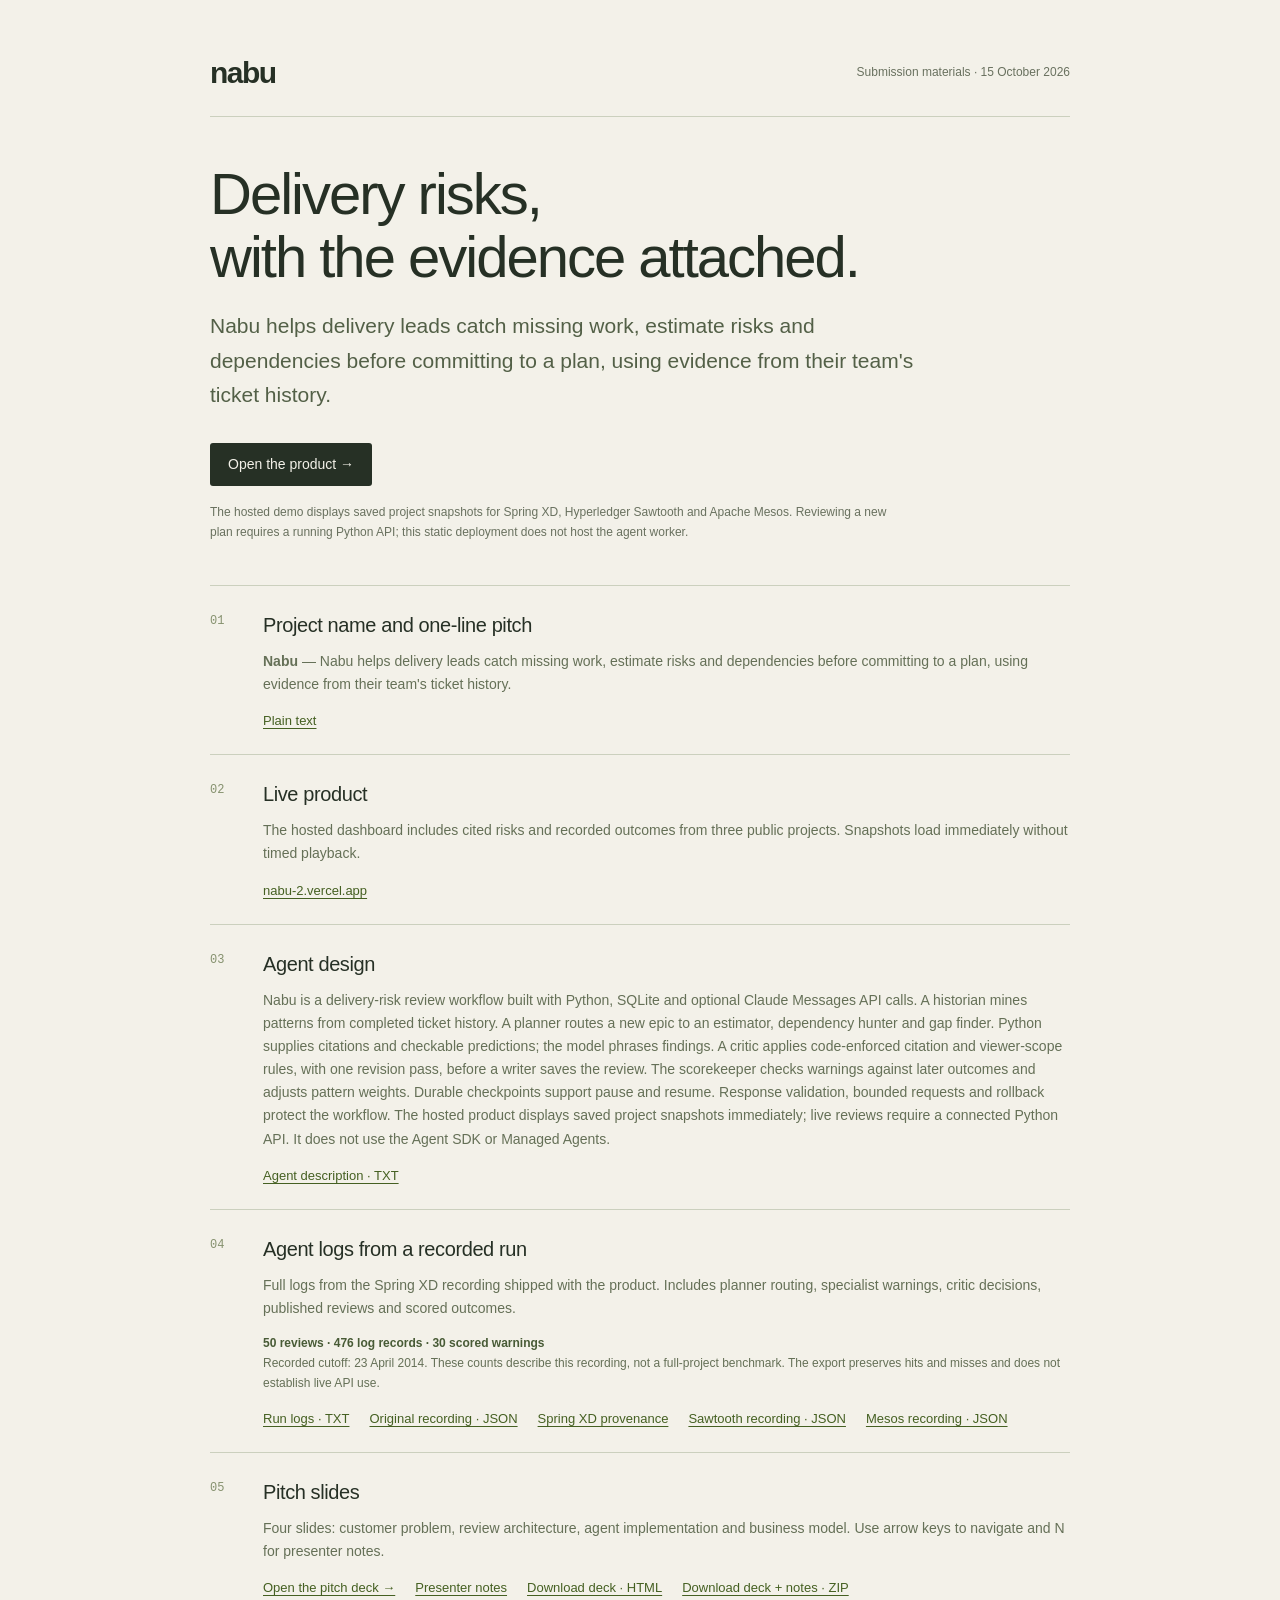
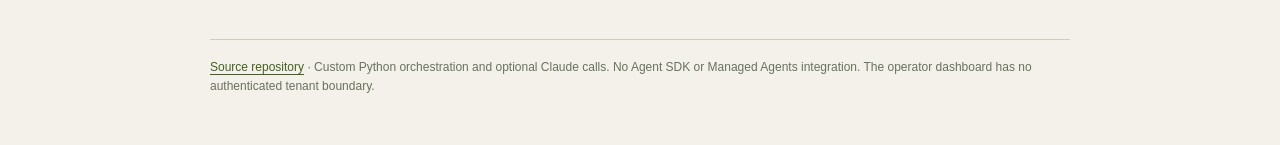
<file: frontend/submission/index.html>
<!doctype html>
<html lang="en"><head><meta charset="utf-8"><meta name="viewport" content="width=device-width,initial-scale=1">
<title>Nabu — submission</title><meta name="description" content="Nabu: product, agent design, recorded run logs and pitch slides.">
<style>
:root{--ink:#263025;--muted:#69715f;--paper:#f3f1e9;--line:#cbd0be}*{box-sizing:border-box}body{margin:0;background:var(--paper);color:var(--ink);font:16px/1.65 Arial,Helvetica,sans-serif}main{max-width:920px;margin:auto;padding:48px 30px}header{display:flex;align-items:center;justify-content:space-between;border-bottom:1px solid var(--line);padding-bottom:18px}.brand{font-size:30px;letter-spacing:-1.5px;font-weight:700;text-decoration:none;color:var(--ink)}header span{font-size:12px;color:var(--muted)}h1{font-weight:500;font-size:clamp(36px,6vw,58px);letter-spacing:-2px;line-height:1.1;margin:45px 0 20px}.pitch{font-size:21px;max-width:730px;color:#536047;margin:0 0 30px}.product{display:inline-block;background:var(--ink);color:var(--paper);text-decoration:none;padding:10px 18px;border-radius:3px;font-size:14px}.intro-note{font-size:12px;color:var(--muted);max-width:700px;margin:17px 0 42px}.item{display:grid;grid-template-columns:38px 1fr;gap:15px;border-top:1px solid var(--line);padding:23px 0}.number{font:12px monospace;color:#85916e;padding-top:5px}h2{font-size:20px;font-weight:500;margin:0 0 8px;letter-spacing:-.4px}p{margin:0 0 14px}a{color:#456022;text-underline-offset:3px}a:focus-visible{outline:2px solid #526832;outline-offset:4px}.item p{color:#657057;font-size:14px}.links{display:flex;gap:20px;flex-wrap:wrap;font-size:13px}.facts{font-size:12px!important}.facts strong{color:#485b36}footer{border-top:1px solid var(--line);padding-top:18px;margin-top:17px;font-size:12px;color:var(--muted)}@media(max-width:560px){main{padding:25px 20px}h1{margin-top:32px}.pitch{font-size:18px}.item{grid-template-columns:24px 1fr;gap:10px}.links{gap:12px}}
</style></head><body><main>
<header><a class="brand" href="/">nabu</a><span>Submission materials · 15 October 2026</span></header>
<h1>Delivery risks,<br>with the evidence attached.</h1>
<p class="pitch">Nabu helps delivery leads catch missing work, estimate risks and dependencies before committing to a plan, using evidence from their team&#x27;s ticket history.</p><a class="product" href="/">Open the product →</a>
<p class="intro-note">The hosted demo displays saved project snapshots for Spring XD, Hyperledger Sawtooth and Apache Mesos. Reviewing a new plan requires a running Python API; this static deployment does not host the agent worker.</p>
<section class="item"><span class="number">01</span><div><h2>Project name and one-line pitch</h2><p><strong>Nabu</strong> — Nabu helps delivery leads catch missing work, estimate risks and dependencies before committing to a plan, using evidence from their team&#x27;s ticket history.</p><div class="links"><a href="project-pitch.txt">Plain text</a></div></div></section>
<section class="item"><span class="number">02</span><div><h2>Live product</h2><p>The hosted dashboard includes cited risks and recorded outcomes from three public projects. Snapshots load immediately without timed playback.</p><div class="links"><a href="https://nabu-2.vercel.app/">nabu-2.vercel.app</a></div></div></section>
<section class="item"><span class="number">03</span><div><h2>Agent design</h2><p>Nabu is a delivery-risk review workflow built with Python, SQLite and optional Claude Messages API calls. A historian mines patterns from completed ticket history. A planner routes a new epic to an estimator, dependency hunter and gap finder. Python supplies citations and checkable predictions; the model phrases findings. A critic applies code-enforced citation and viewer-scope rules, with one revision pass, before a writer saves the review. The scorekeeper checks warnings against later outcomes and adjusts pattern weights. Durable checkpoints support pause and resume. Response validation, bounded requests and rollback protect the workflow. The hosted product displays saved project snapshots immediately; live reviews require a connected Python API. It does not use the Agent SDK or Managed Agents.</p><div class="links"><a href="agent-design.txt">Agent description · TXT</a></div></div></section>
<section class="item"><span class="number">04</span><div><h2>Agent logs from a recorded run</h2><p>Full logs from the Spring XD recording shipped with the product. Includes planner routing, specialist warnings, critic decisions, published reviews and scored outcomes.</p><p class="facts"><strong>50 reviews · 476 log records · 30 scored warnings</strong><br>Recorded cutoff: 23 April 2014. These counts describe this recording, not a full-project benchmark. The export preserves hits and misses and does not establish live API use.</p><div class="links"><a href="agent-run.txt">Run logs · TXT</a><a href="/runs/xd-demo.json">Original recording · JSON</a><a href="run-provenance.json">Spring XD provenance</a><a href="/runs/stl-demo.json">Sawtooth recording · JSON</a><a href="/runs/mesos-demo.json">Mesos recording · JSON</a></div></div></section>
<section class="item"><span class="number">05</span><div><h2>Pitch slides</h2><p>Four slides: customer problem, review architecture, agent implementation and business model. Use arrow keys to navigate and N for presenter notes.</p><div class="links"><a href="/pitch/">Open the pitch deck →</a><a href="/pitch/presenter-notes.md">Presenter notes</a><a href="/pitch/nabu-deck.html" download>Download deck · HTML</a><a href="/pitch/nabu-pitch.zip" download>Download deck + notes · ZIP</a></div></div></section>
<footer><a href="https://github.com/Kang-Ji-2048/Nabu-2">Source repository</a> · Custom Python orchestration and optional Claude calls. No Agent SDK or Managed Agents integration. The operator dashboard has no authenticated tenant boundary.</footer>
</main></body></html>
</file>
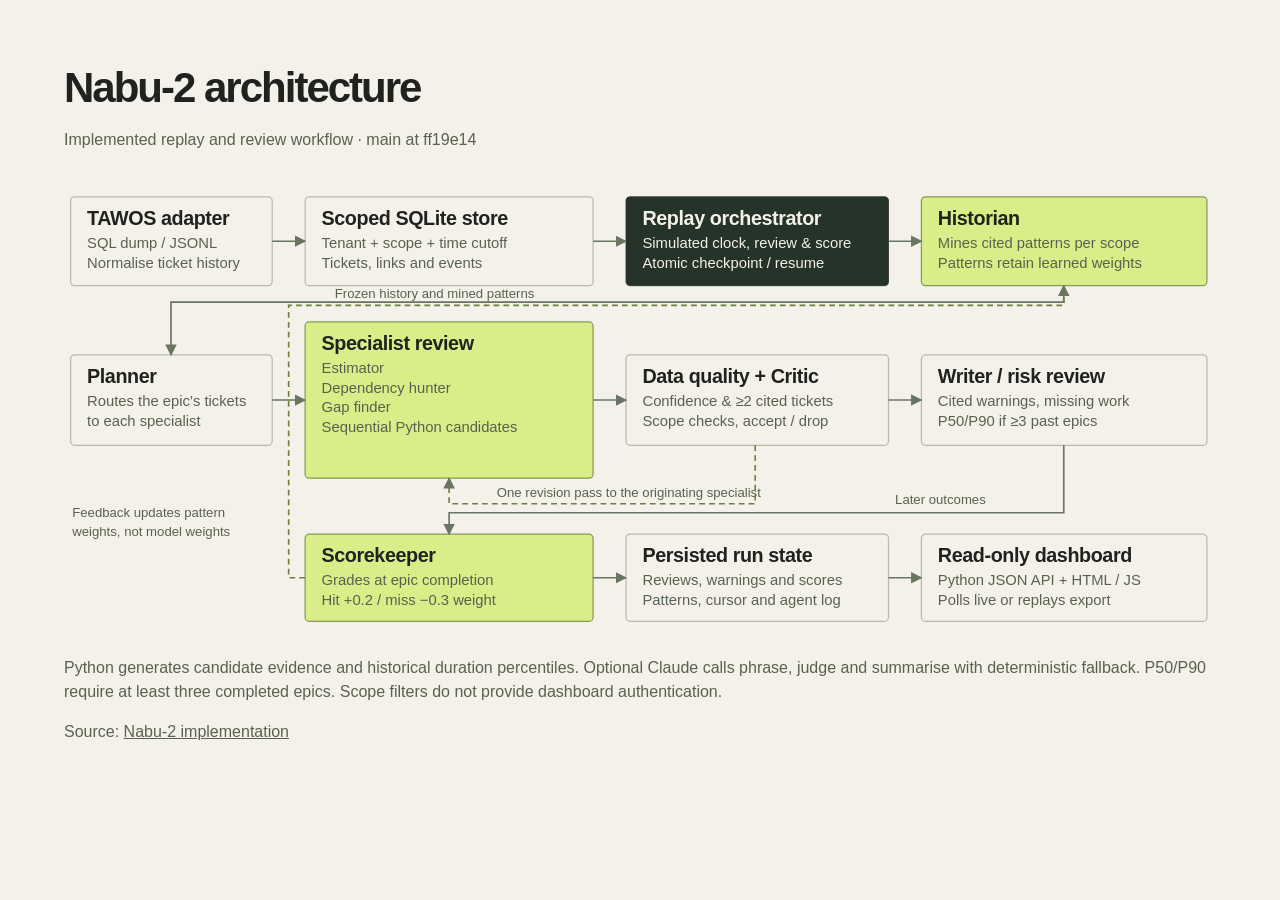
<file: presentations/nabu-architecture.html>
<!doctype html><html lang="en"><meta charset="utf-8"><meta name="viewport" content="width=device-width,initial-scale=1"><title>Nabu-2 Architecture</title><style>body{margin:0;background:#f3f1e9;color:#20221e;font-family:Arial,sans-serif;padding:5vw}h1{font-size:42px;letter-spacing:-2px;margin:0 0 12px}p{color:#59624f;line-height:1.5}svg{width:100%;display:block;margin:30px 0}a{color:inherit}</style><h1>Nabu-2 architecture</h1><p>Implemented replay and review workflow · main at ff19e14</p><svg xmlns="http://www.w3.org/2000/svg" viewBox="0 0 1400 540" role="img" aria-labelledby="arch-title arch-desc"><title id="arch-title">Nabu-2 implemented architecture</title><desc id="arch-desc">TAWOS adapter loads scoped SQLite history. Replay orchestrates historian, planner, three sequential specialists, data quality, critic and writer. The critic can request one revision. Scorekeeper grades outcomes and reweights patterns. A read-only API serves the dashboard.</desc><defs><marker id="arrow" viewBox="0 0 10 10" refX="9" refY="5" markerWidth="7" markerHeight="7" orient="auto-start-reverse"><path d="M0 0L10 5L0 10Z" fill="#697461"/></marker></defs><style>.box{fill:#f3f1e9;stroke:#b5bda9;stroke-width:1.5}.green{fill:#d9ed89;stroke:#87995b;stroke-width:1.5}.dark{fill:#263328;stroke:#263328}text{font-family:Arial,Helvetica,sans-serif;fill:#20221e}.title{font-size:24px;font-weight:600;letter-spacing:-.5px}.sub{font-size:18px;fill:#59624f}.white{fill:#f3f1e9}.small{font-size:16px;fill:#59624f}.wire{fill:none;stroke:#697461;stroke-width:2;marker-end:url(#arrow)}.feedback{fill:none;stroke:#6b813e;stroke-width:2;stroke-dasharray:7 5;marker-end:url(#arrow)}</style><rect x="8" y="18" width="245" height="108" rx="5" class="box"/><text x="28" y="52" class="title">TAWOS adapter</text><text x="28" y="80" class="sub">SQL dump / JSONL</text><text x="28" y="104" class="sub">Normalise ticket history</text><rect x="293" y="18" width="350" height="108" rx="5" class="box"/><text x="313" y="52" class="title">Scoped SQLite store</text><text x="313" y="80" class="sub">Tenant + scope + time cutoff</text><text x="313" y="104" class="sub">Tickets, links and events</text><rect x="683" y="18" width="319" height="108" rx="5" class="dark"/><text x="703" y="52" class="title white">Replay orchestrator</text><text x="703" y="80" class="sub white">Simulated clock, review &amp; score</text><text x="703" y="104" class="sub white">Atomic checkpoint / resume</text><rect x="1042" y="18" width="347" height="108" rx="5" class="green"/><text x="1062" y="52" class="title">Historian</text><text x="1062" y="80" class="sub">Mines cited patterns per scope</text><text x="1062" y="104" class="sub">Patterns retain learned weights</text><path d="M253 72H293" class="wire"/><path d="M643 72H683" class="wire"/><path d="M1002 72H1042" class="wire"/><rect x="8" y="210" width="245" height="110" rx="5" class="box"/><text x="28" y="244" class="title">Planner</text><text x="28" y="272" class="sub">Routes the epic’s tickets</text><text x="28" y="296" class="sub">to each specialist</text><rect x="293" y="170" width="350" height="190" rx="5" class="green"/><text x="313" y="204" class="title">Specialist review</text><text x="313" y="232" class="sub">Estimator</text><text x="313" y="256" class="sub">Dependency hunter</text><text x="313" y="280" class="sub">Gap finder</text><text x="313" y="304" class="sub">Sequential Python candidates</text><rect x="683" y="210" width="319" height="110" rx="5" class="box"/><text x="703" y="244" class="title">Data quality + Critic</text><text x="703" y="272" class="sub">Confidence &amp; ≥2 cited tickets</text><text x="703" y="296" class="sub">Scope checks, accept / drop</text><rect x="1042" y="210" width="347" height="110" rx="5" class="box"/><text x="1062" y="244" class="title">Writer / risk review</text><text x="1062" y="272" class="sub">Cited warnings, missing work</text><text x="1062" y="296" class="sub">P50/P90 if ≥3 past epics</text><path d="M1215 126V146H130V210" class="wire"/><text x="329" y="141" class="small">Frozen history and mined patterns</text><path d="M253 265H293" class="wire"/><path d="M643 265H683" class="wire"/><path d="M1002 265H1042" class="wire"/><path d="M840 320V391H468V360" class="feedback"/><text x="526" y="383" class="small">One revision pass to the originating specialist</text><rect x="293" y="428" width="350" height="106" rx="5" class="green"/><text x="313" y="462" class="title">Scorekeeper</text><text x="313" y="490" class="sub">Grades at epic completion</text><text x="313" y="514" class="sub">Hit +0.2 / miss −0.3 weight</text><rect x="683" y="428" width="319" height="106" rx="5" class="box"/><text x="703" y="462" class="title">Persisted run state</text><text x="703" y="490" class="sub">Reviews, warnings and scores</text><text x="703" y="514" class="sub">Patterns, cursor and agent log</text><rect x="1042" y="428" width="347" height="106" rx="5" class="box"/><text x="1062" y="462" class="title">Read-only dashboard</text><text x="1062" y="490" class="sub">Python JSON API + HTML / JS</text><text x="1062" y="514" class="sub">Polls live or replays export</text><path d="M1215 320V402H468V428" class="wire"/><text x="1010" y="391" class="small">Later outcomes</text><path d="M643 481H683" class="wire"/><path d="M1002 481H1042" class="wire"/><path d="M293 481H273V150H1215V126" class="feedback"/><text x="10" y="407" class="small">Feedback updates pattern</text><text x="10" y="430" class="small">weights, not model weights</text></svg><p>Python generates candidate evidence and historical duration percentiles. Optional Claude calls phrase, judge and summarise with deterministic fallback. P50/P90 require at least three completed epics. Scope filters do not provide dashboard authentication.</p><p>Source: <a href="https://github.com/Kang-Ji-2048/Nabu-2/tree/ff19e14/nabu">Nabu-2 implementation</a></p></html>
</file>
